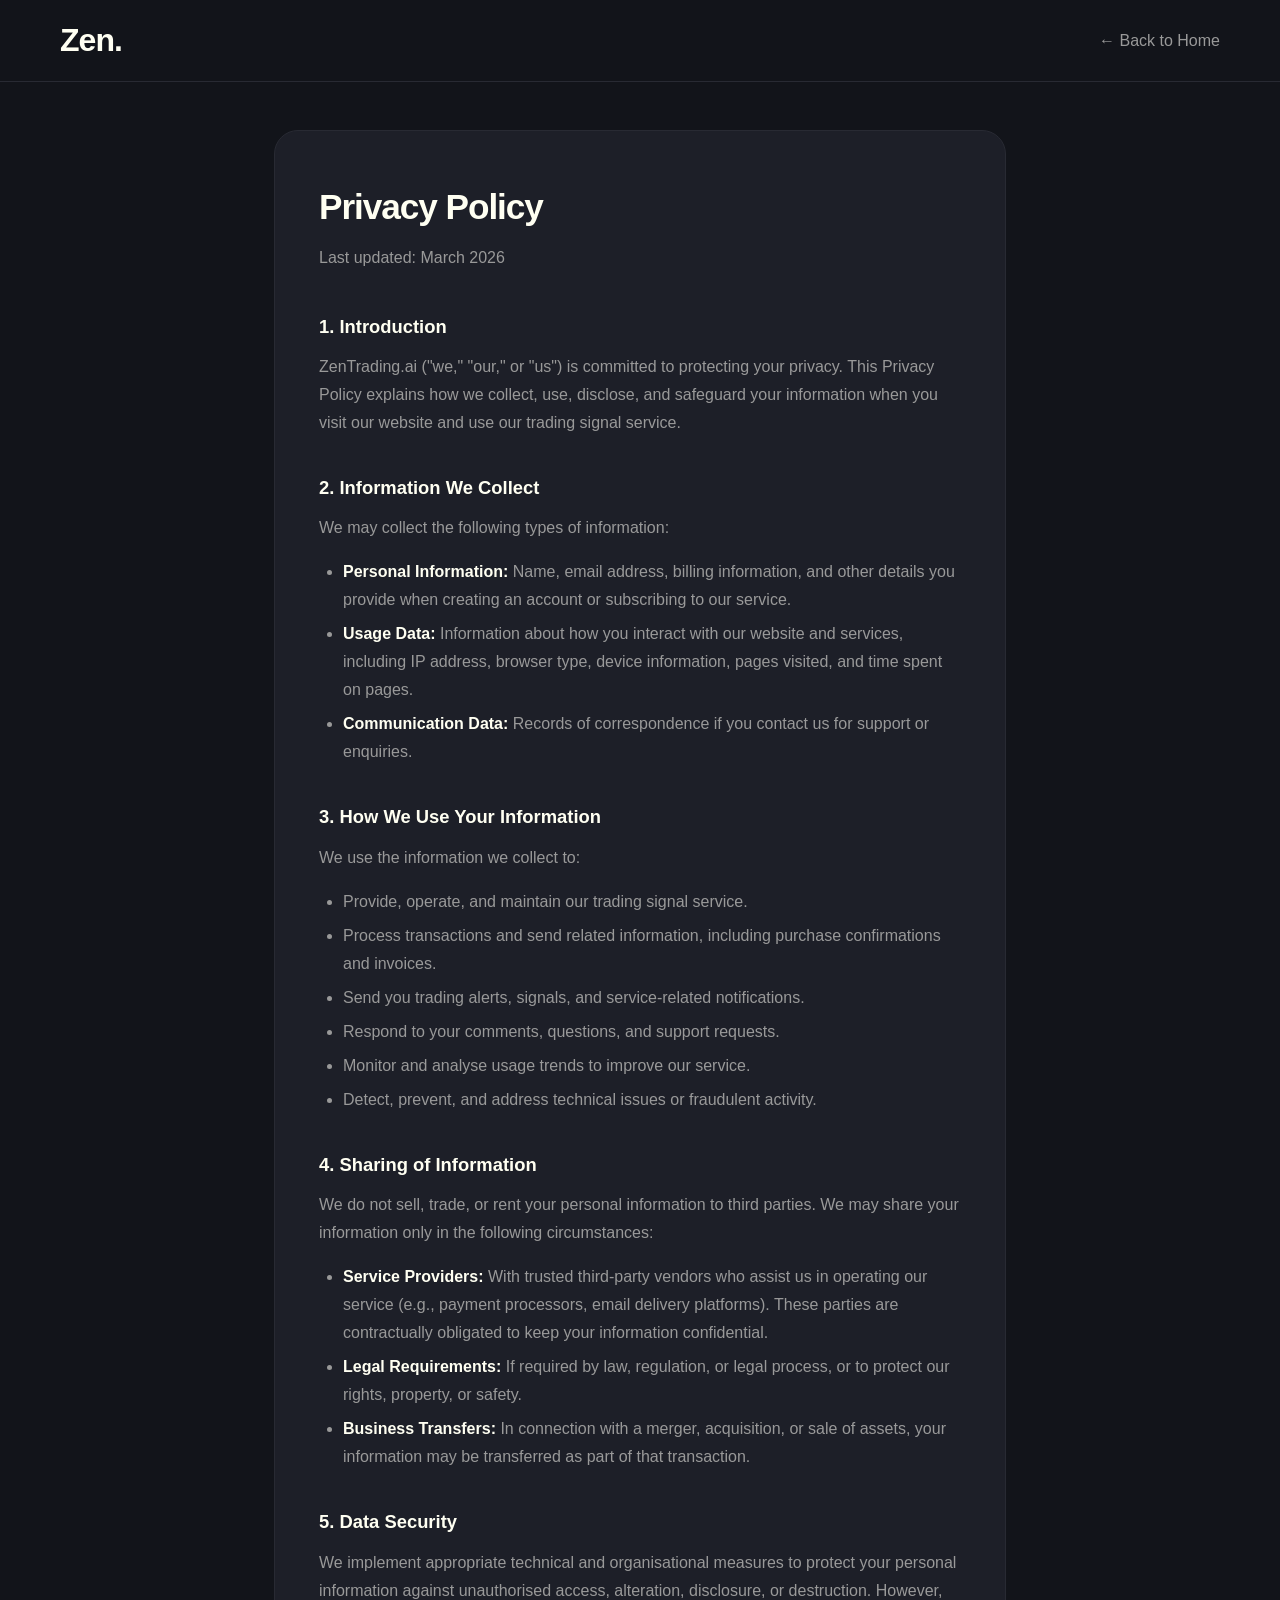
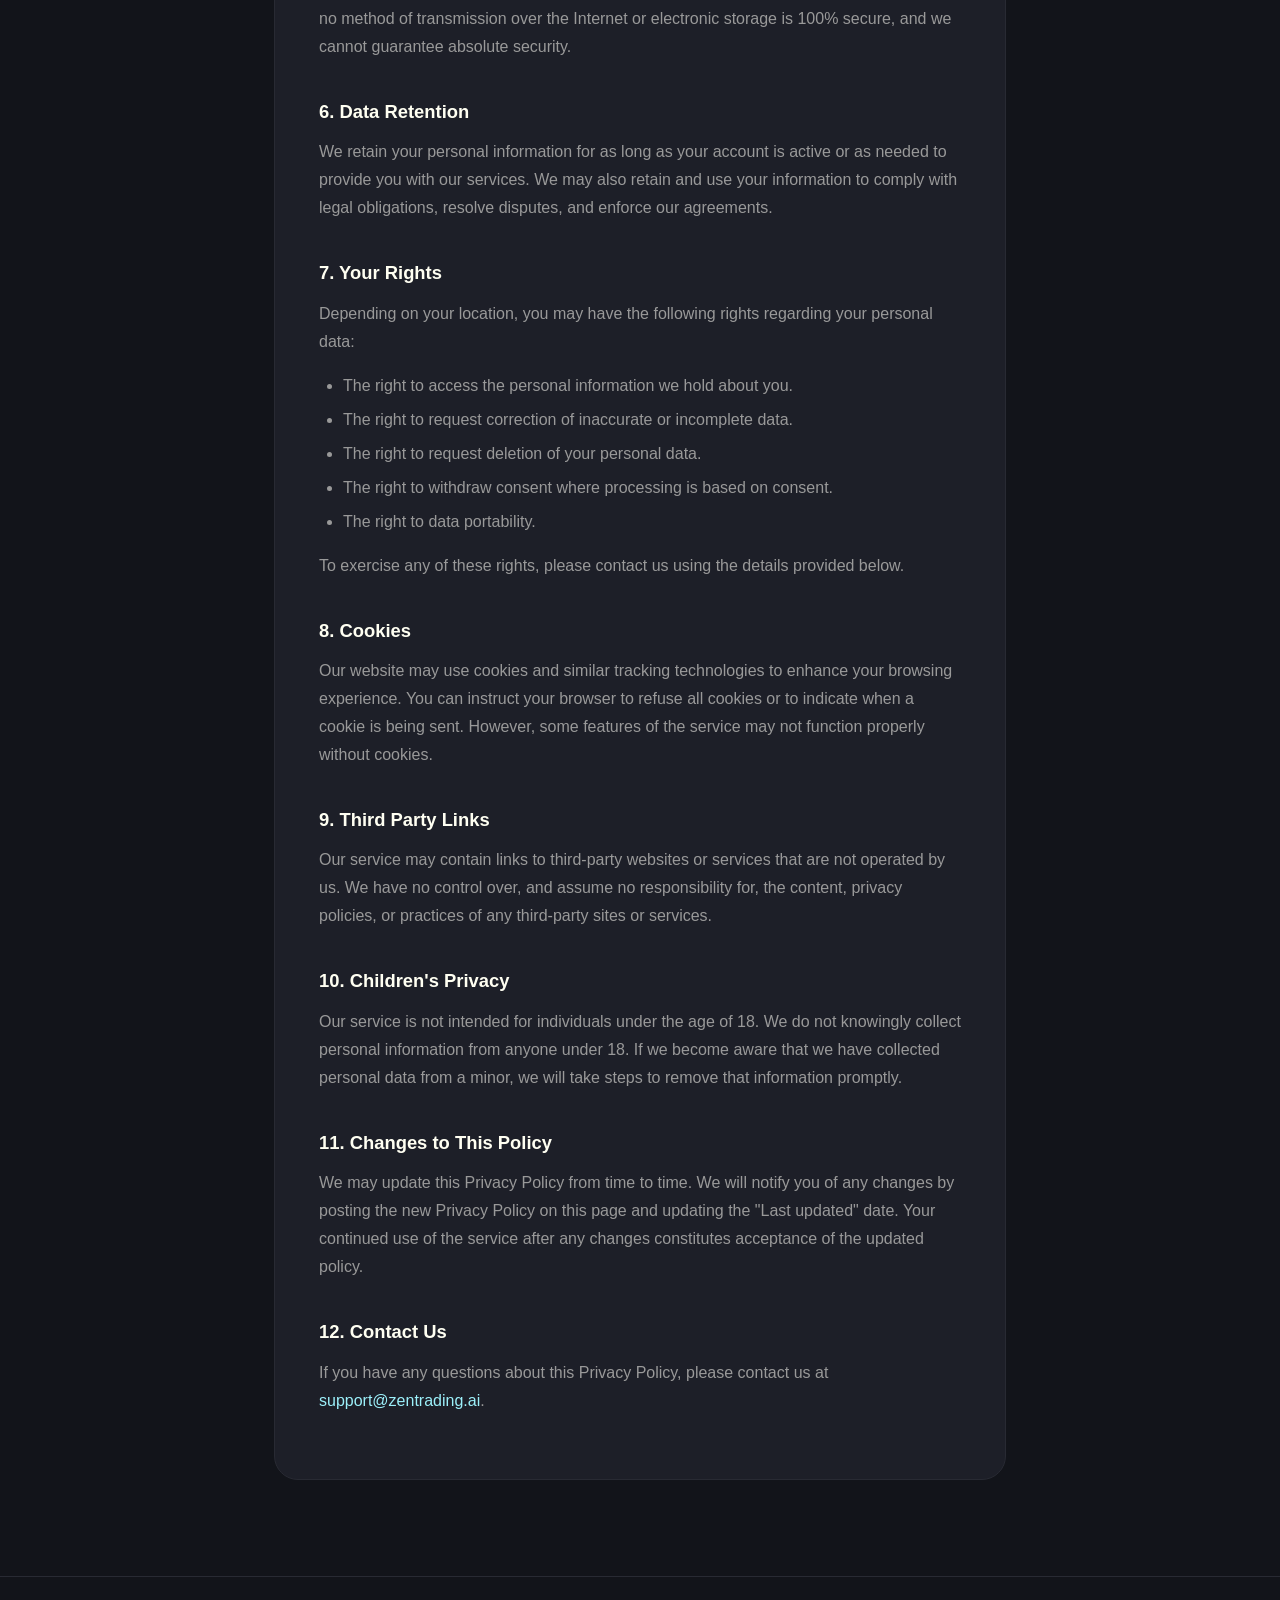
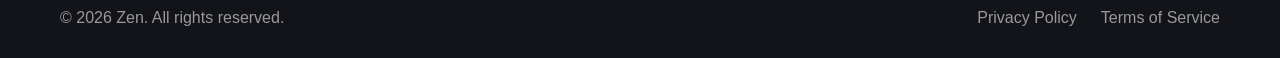
<file: privacy-policy.html>
<!DOCTYPE html>
<html lang="en">
<head>
<meta charset="UTF-8">
<meta name="viewport" content="width=device-width, initial-scale=1.0">
<title>Privacy Policy | Zen.</title>
<link rel="icon" href="assets/favicon.ico" sizes="any">
<link rel="icon" type="image/png" sizes="32x32" href="assets/favicon-32x32.png">
<link rel="icon" type="image/png" sizes="16x16" href="assets/favicon-16x16.png">
<link rel="apple-touch-icon" sizes="180x180" href="assets/apple-touch-icon.png">
<link rel="apple-touch-icon" sizes="167x167" href="assets/apple-touch-icon-167x167.png">
<link rel="apple-touch-icon" sizes="152x152" href="assets/apple-touch-icon-152x152.png">
<link rel="apple-touch-icon" sizes="120x120" href="assets/apple-touch-icon-120x120.png">
<link rel="manifest" href="site.webmanifest">
<meta name="apple-mobile-web-app-title" content="Zen.">
<meta name="application-name" content="Zen.">
<meta name="apple-mobile-web-app-capable" content="yes">
<meta name="mobile-web-app-capable" content="yes">
<meta name="apple-mobile-web-app-status-bar-style" content="black-translucent">
<meta name="theme-color" content="#12141A">
<link rel="stylesheet" href="styles.css">
</head>
<body>

<nav class="nav-static">
  <a href="/" class="logo">Zen.</a>
  <a href="/" class="back-link">← Back to Home</a>
</nav>

<main class="content-wrapper">
  <div class="content-card">
    <h1>Privacy Policy</h1>
    <p class="last-updated">Last updated: March 2026</p>

    <h2>1. Introduction</h2>
    <p>ZenTrading.ai ("we," "our," or "us") is committed to protecting your privacy. This Privacy Policy explains how we collect, use, disclose, and safeguard your information when you visit our website and use our trading signal service.</p>

    <h2>2. Information We Collect</h2>
    <p>We may collect the following types of information:</p>
    <ul>
      <li><strong>Personal Information:</strong> Name, email address, billing information, and other details you provide when creating an account or subscribing to our service.</li>
      <li><strong>Usage Data:</strong> Information about how you interact with our website and services, including IP address, browser type, device information, pages visited, and time spent on pages.</li>
      <li><strong>Communication Data:</strong> Records of correspondence if you contact us for support or enquiries.</li>
    </ul>

    <h2>3. How We Use Your Information</h2>
    <p>We use the information we collect to:</p>
    <ul>
      <li>Provide, operate, and maintain our trading signal service.</li>
      <li>Process transactions and send related information, including purchase confirmations and invoices.</li>
      <li>Send you trading alerts, signals, and service-related notifications.</li>
      <li>Respond to your comments, questions, and support requests.</li>
      <li>Monitor and analyse usage trends to improve our service.</li>
      <li>Detect, prevent, and address technical issues or fraudulent activity.</li>
    </ul>

    <h2>4. Sharing of Information</h2>
    <p>We do not sell, trade, or rent your personal information to third parties. We may share your information only in the following circumstances:</p>
    <ul>
      <li><strong>Service Providers:</strong> With trusted third-party vendors who assist us in operating our service (e.g., payment processors, email delivery platforms). These parties are contractually obligated to keep your information confidential.</li>
      <li><strong>Legal Requirements:</strong> If required by law, regulation, or legal process, or to protect our rights, property, or safety.</li>
      <li><strong>Business Transfers:</strong> In connection with a merger, acquisition, or sale of assets, your information may be transferred as part of that transaction.</li>
    </ul>

    <h2>5. Data Security</h2>
    <p>We implement appropriate technical and organisational measures to protect your personal information against unauthorised access, alteration, disclosure, or destruction. However, no method of transmission over the Internet or electronic storage is 100% secure, and we cannot guarantee absolute security.</p>

    <h2>6. Data Retention</h2>
    <p>We retain your personal information for as long as your account is active or as needed to provide you with our services. We may also retain and use your information to comply with legal obligations, resolve disputes, and enforce our agreements.</p>

    <h2>7. Your Rights</h2>
    <p>Depending on your location, you may have the following rights regarding your personal data:</p>
    <ul>
      <li>The right to access the personal information we hold about you.</li>
      <li>The right to request correction of inaccurate or incomplete data.</li>
      <li>The right to request deletion of your personal data.</li>
      <li>The right to withdraw consent where processing is based on consent.</li>
      <li>The right to data portability.</li>
    </ul>
    <p>To exercise any of these rights, please contact us using the details provided below.</p>

    <h2>8. Cookies</h2>
    <p>Our website may use cookies and similar tracking technologies to enhance your browsing experience. You can instruct your browser to refuse all cookies or to indicate when a cookie is being sent. However, some features of the service may not function properly without cookies.</p>

    <h2>9. Third Party Links</h2>
    <p>Our service may contain links to third-party websites or services that are not operated by us. We have no control over, and assume no responsibility for, the content, privacy policies, or practices of any third-party sites or services.</p>

    <h2>10. Children's Privacy</h2>
    <p>Our service is not intended for individuals under the age of 18. We do not knowingly collect personal information from anyone under 18. If we become aware that we have collected personal data from a minor, we will take steps to remove that information promptly.</p>

    <h2>11. Changes to This Policy</h2>
    <p>We may update this Privacy Policy from time to time. We will notify you of any changes by posting the new Privacy Policy on this page and updating the "Last updated" date. Your continued use of the service after any changes constitutes acceptance of the updated policy.</p>

    <h2>12. Contact Us</h2>
    <p>If you have any questions about this Privacy Policy, please contact us at <a href="mailto:support@zentrading.ai">support@zentrading.ai</a>.</p>
  </div>
</main>

<footer class="footer">
  <div class="footer-inner">
    <div class="footer-text">© 2026 Zen. All rights reserved.</div>
    <div class="footer-links">
      <a href="/privacy-policy">Privacy Policy</a>
      <a href="/terms-of-service">Terms of Service</a>
    </div>
  </div>
</footer>

</body>
</html>
</file>
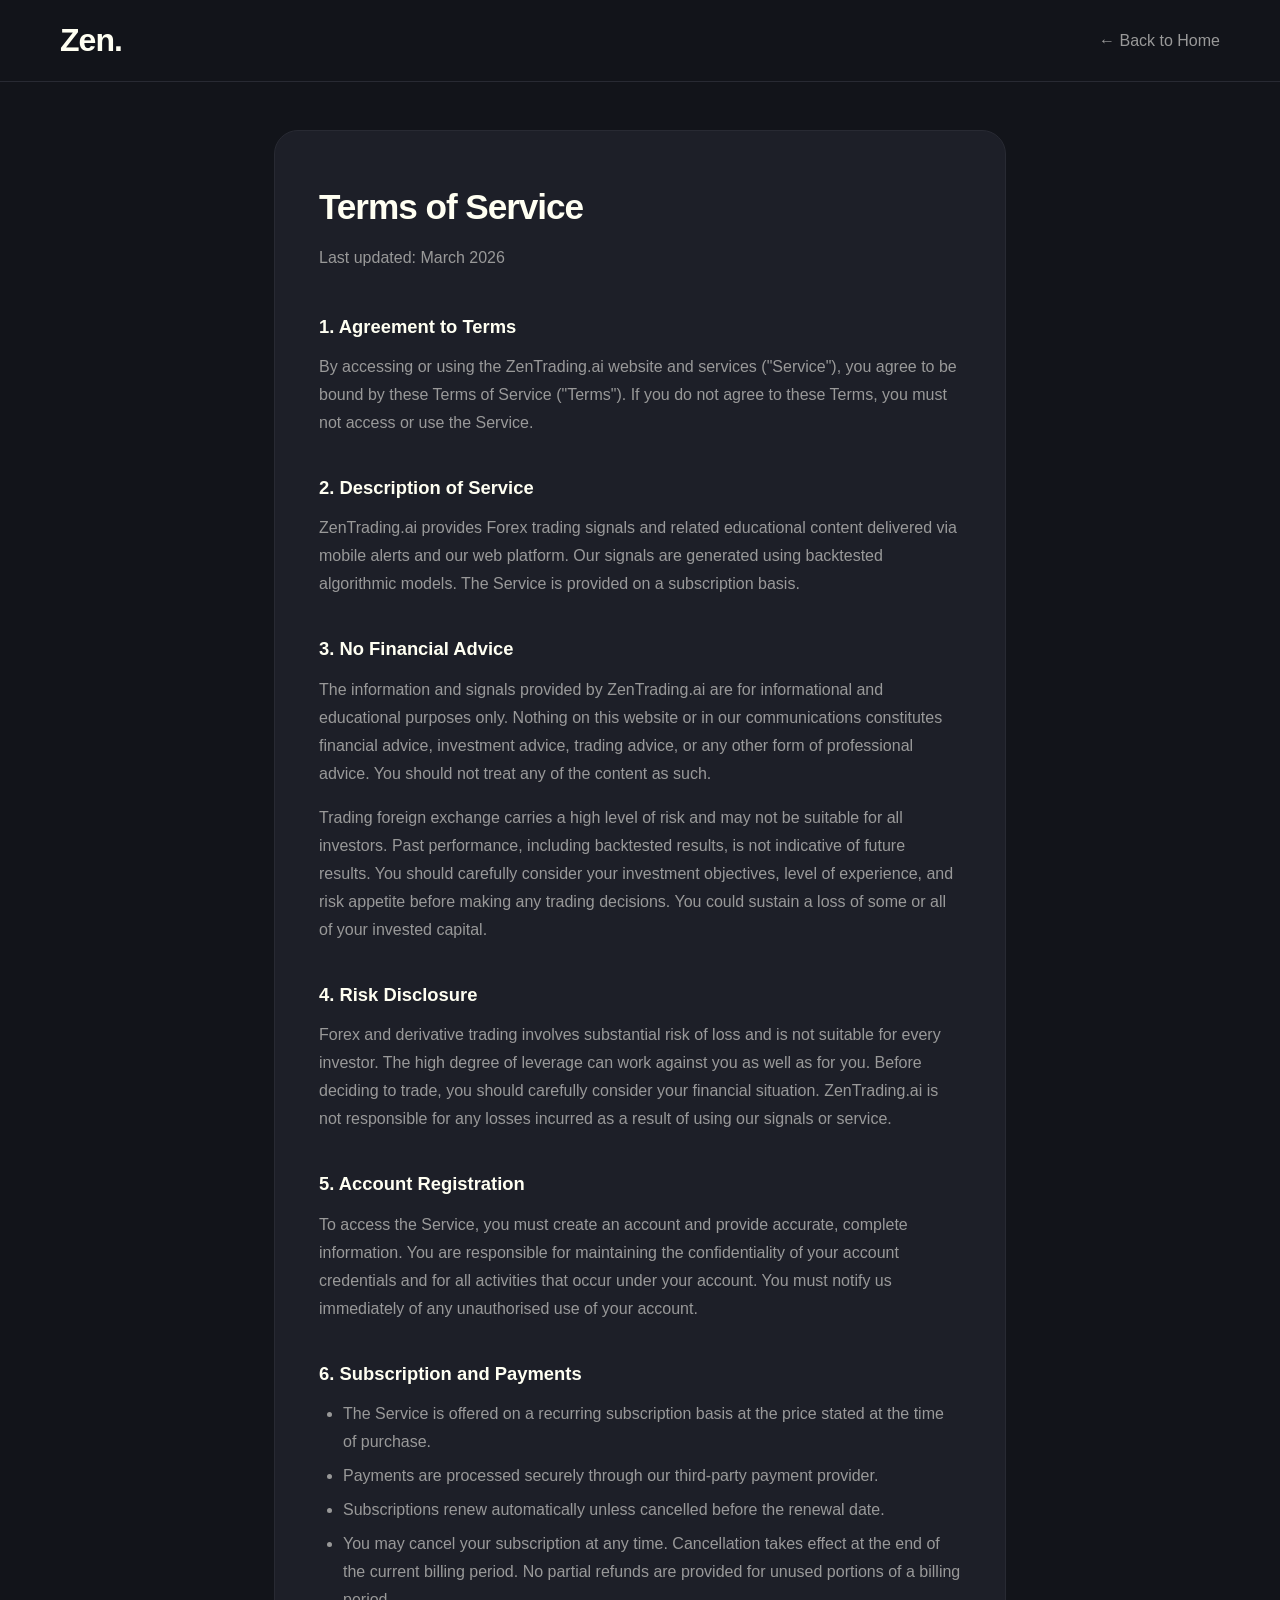
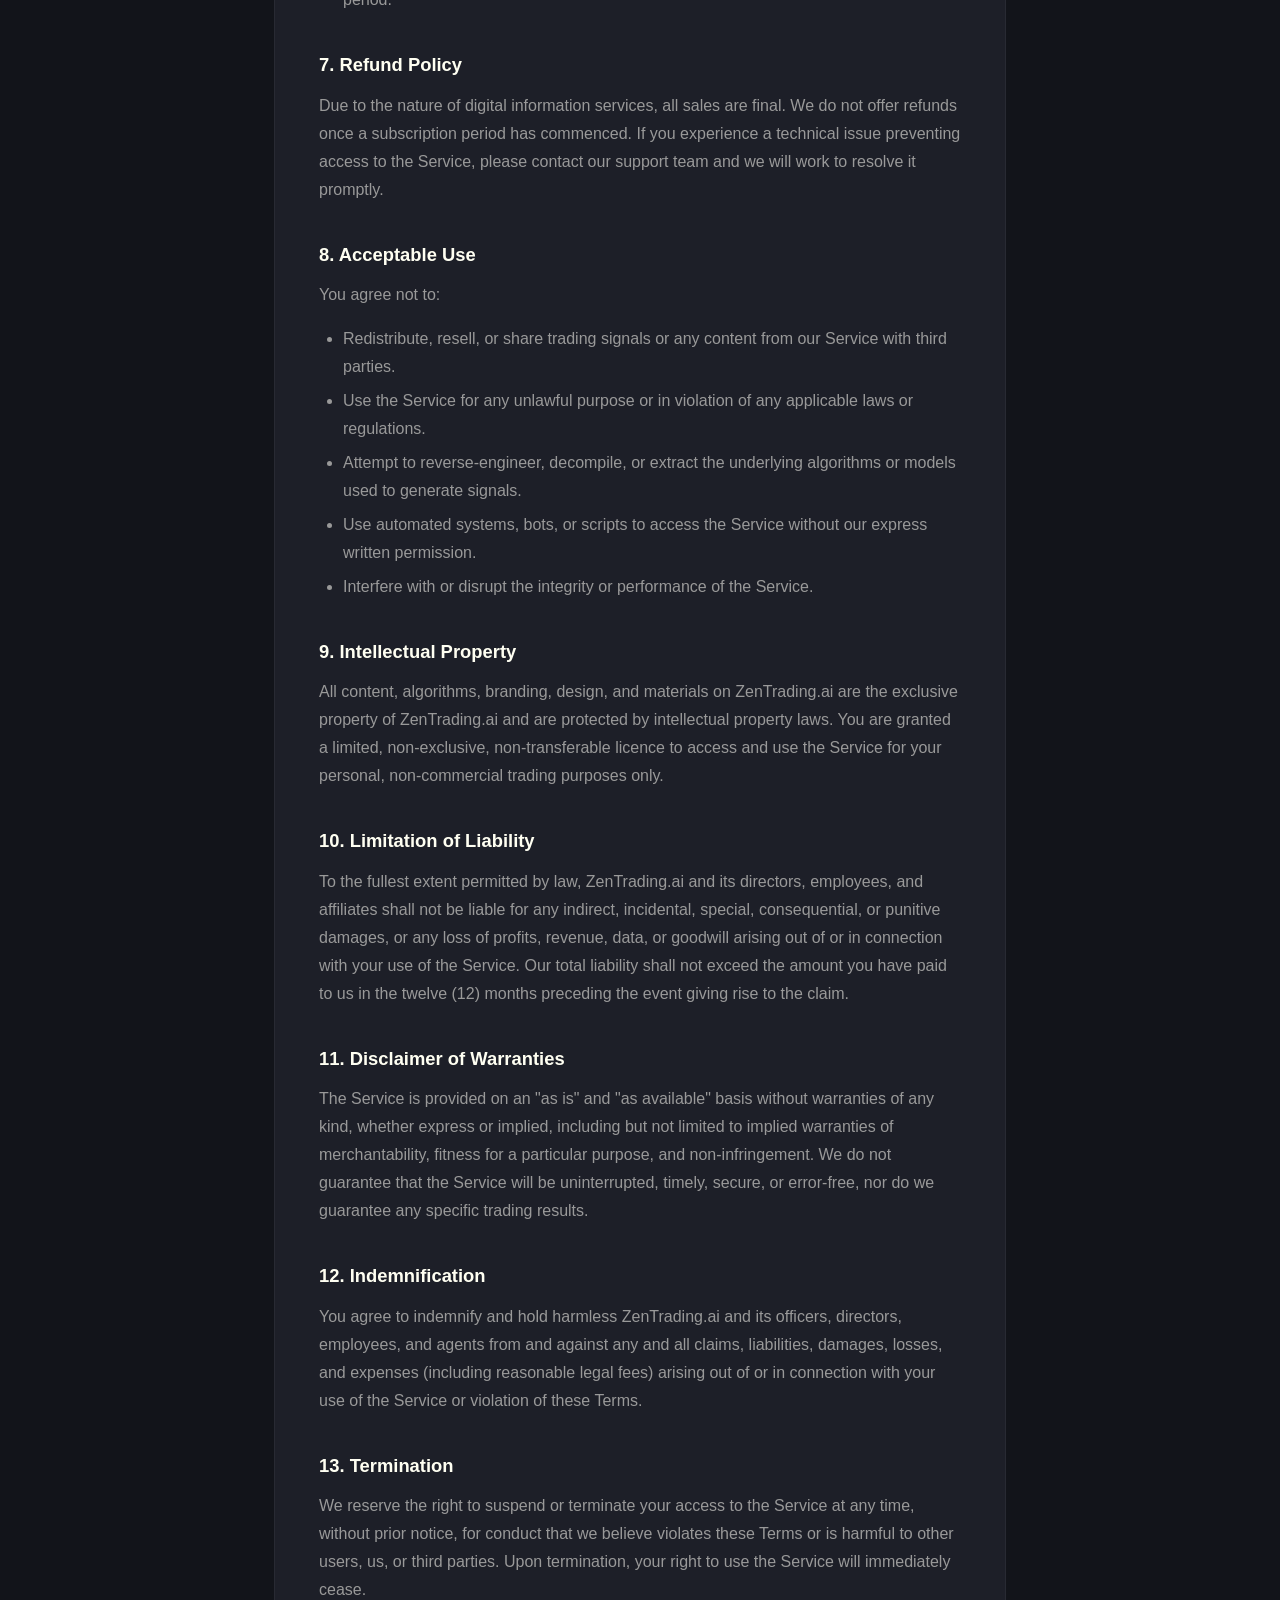
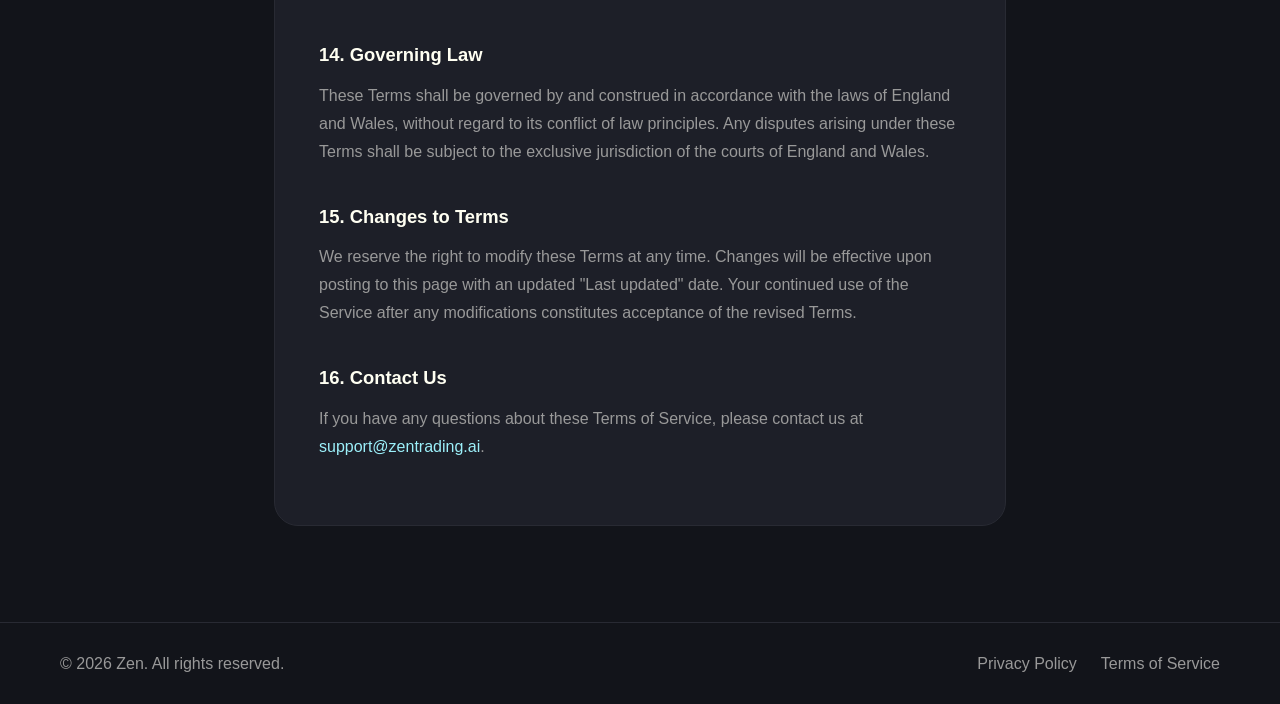
<file: terms-of-service.html>
<!DOCTYPE html>
<html lang="en">
<head>
<meta charset="UTF-8">
<meta name="viewport" content="width=device-width, initial-scale=1.0">
<title>Terms of Service | Zen.</title>
<link rel="icon" href="assets/favicon.ico" sizes="any">
<link rel="icon" type="image/png" sizes="32x32" href="assets/favicon-32x32.png">
<link rel="icon" type="image/png" sizes="16x16" href="assets/favicon-16x16.png">
<link rel="apple-touch-icon" sizes="180x180" href="assets/apple-touch-icon.png">
<link rel="apple-touch-icon" sizes="167x167" href="assets/apple-touch-icon-167x167.png">
<link rel="apple-touch-icon" sizes="152x152" href="assets/apple-touch-icon-152x152.png">
<link rel="apple-touch-icon" sizes="120x120" href="assets/apple-touch-icon-120x120.png">
<link rel="manifest" href="site.webmanifest">
<meta name="apple-mobile-web-app-title" content="Zen.">
<meta name="application-name" content="Zen.">
<meta name="apple-mobile-web-app-capable" content="yes">
<meta name="mobile-web-app-capable" content="yes">
<meta name="apple-mobile-web-app-status-bar-style" content="black-translucent">
<meta name="theme-color" content="#12141A">
<link rel="stylesheet" href="styles.css">
</head>
<body>

<nav class="nav-static">
  <a href="/" class="logo">Zen.</a>
  <a href="/" class="back-link">← Back to Home</a>
</nav>

<main class="content-wrapper">
  <div class="content-card">
    <h1>Terms of Service</h1>
    <p class="last-updated">Last updated: March 2026</p>

    <h2>1. Agreement to Terms</h2>
    <p>By accessing or using the ZenTrading.ai website and services ("Service"), you agree to be bound by these Terms of Service ("Terms"). If you do not agree to these Terms, you must not access or use the Service.</p>

    <h2>2. Description of Service</h2>
    <p>ZenTrading.ai provides Forex trading signals and related educational content delivered via mobile alerts and our web platform. Our signals are generated using backtested algorithmic models. The Service is provided on a subscription basis.</p>

    <h2>3. No Financial Advice</h2>
    <p>The information and signals provided by ZenTrading.ai are for informational and educational purposes only. Nothing on this website or in our communications constitutes financial advice, investment advice, trading advice, or any other form of professional advice. You should not treat any of the content as such.</p>
    <p>Trading foreign exchange carries a high level of risk and may not be suitable for all investors. Past performance, including backtested results, is not indicative of future results. You should carefully consider your investment objectives, level of experience, and risk appetite before making any trading decisions. You could sustain a loss of some or all of your invested capital.</p>

    <h2>4. Risk Disclosure</h2>
    <p>Forex and derivative trading involves substantial risk of loss and is not suitable for every investor. The high degree of leverage can work against you as well as for you. Before deciding to trade, you should carefully consider your financial situation. ZenTrading.ai is not responsible for any losses incurred as a result of using our signals or service.</p>

    <h2>5. Account Registration</h2>
    <p>To access the Service, you must create an account and provide accurate, complete information. You are responsible for maintaining the confidentiality of your account credentials and for all activities that occur under your account. You must notify us immediately of any unauthorised use of your account.</p>

    <h2>6. Subscription and Payments</h2>
    <ul>
      <li>The Service is offered on a recurring subscription basis at the price stated at the time of purchase.</li>
      <li>Payments are processed securely through our third-party payment provider.</li>
      <li>Subscriptions renew automatically unless cancelled before the renewal date.</li>
      <li>You may cancel your subscription at any time. Cancellation takes effect at the end of the current billing period. No partial refunds are provided for unused portions of a billing period.</li>
    </ul>

    <h2>7. Refund Policy</h2>
    <p>Due to the nature of digital information services, all sales are final. We do not offer refunds once a subscription period has commenced. If you experience a technical issue preventing access to the Service, please contact our support team and we will work to resolve it promptly.</p>

    <h2>8. Acceptable Use</h2>
    <p>You agree not to:</p>
    <ul>
      <li>Redistribute, resell, or share trading signals or any content from our Service with third parties.</li>
      <li>Use the Service for any unlawful purpose or in violation of any applicable laws or regulations.</li>
      <li>Attempt to reverse-engineer, decompile, or extract the underlying algorithms or models used to generate signals.</li>
      <li>Use automated systems, bots, or scripts to access the Service without our express written permission.</li>
      <li>Interfere with or disrupt the integrity or performance of the Service.</li>
    </ul>

    <h2>9. Intellectual Property</h2>
    <p>All content, algorithms, branding, design, and materials on ZenTrading.ai are the exclusive property of ZenTrading.ai and are protected by intellectual property laws. You are granted a limited, non-exclusive, non-transferable licence to access and use the Service for your personal, non-commercial trading purposes only.</p>

    <h2>10. Limitation of Liability</h2>
    <p>To the fullest extent permitted by law, ZenTrading.ai and its directors, employees, and affiliates shall not be liable for any indirect, incidental, special, consequential, or punitive damages, or any loss of profits, revenue, data, or goodwill arising out of or in connection with your use of the Service. Our total liability shall not exceed the amount you have paid to us in the twelve (12) months preceding the event giving rise to the claim.</p>

    <h2>11. Disclaimer of Warranties</h2>
    <p>The Service is provided on an "as is" and "as available" basis without warranties of any kind, whether express or implied, including but not limited to implied warranties of merchantability, fitness for a particular purpose, and non-infringement. We do not guarantee that the Service will be uninterrupted, timely, secure, or error-free, nor do we guarantee any specific trading results.</p>

    <h2>12. Indemnification</h2>
    <p>You agree to indemnify and hold harmless ZenTrading.ai and its officers, directors, employees, and agents from and against any and all claims, liabilities, damages, losses, and expenses (including reasonable legal fees) arising out of or in connection with your use of the Service or violation of these Terms.</p>

    <h2>13. Termination</h2>
    <p>We reserve the right to suspend or terminate your access to the Service at any time, without prior notice, for conduct that we believe violates these Terms or is harmful to other users, us, or third parties. Upon termination, your right to use the Service will immediately cease.</p>

    <h2>14. Governing Law</h2>
    <p>These Terms shall be governed by and construed in accordance with the laws of England and Wales, without regard to its conflict of law principles. Any disputes arising under these Terms shall be subject to the exclusive jurisdiction of the courts of England and Wales.</p>

    <h2>15. Changes to Terms</h2>
    <p>We reserve the right to modify these Terms at any time. Changes will be effective upon posting to this page with an updated "Last updated" date. Your continued use of the Service after any modifications constitutes acceptance of the revised Terms.</p>

    <h2>16. Contact Us</h2>
    <p>If you have any questions about these Terms of Service, please contact us at <a href="mailto:support@zentrading.ai">support@zentrading.ai</a>.</p>
  </div>
</main>

<footer class="footer">
  <div class="footer-inner">
    <div class="footer-text">© 2026 Zen. All rights reserved.</div>
    <div class="footer-links">
      <a href="/privacy-policy">Privacy Policy</a>
      <a href="/terms-of-service">Terms of Service</a>
    </div>
  </div>
</footer>

</body>
</html>
</file>
<file: styles.css>
/* ═══════════════════════════════════════════
   Zen — Shared Styles (dark theme)
═══════════════════════════════════════════ */
:root {
  --white: #FFFFF2;
  --bg: #12141A;
  --bg-card: #1D1F28;
  --bg-card-alt: #181A22;
  --border: #282A33;
  --border-hover: #3a3d4a;
  --text: #FFFFF2;
  --text-dim: #999999;
  --text-muted: #999999;
  --blue: #9CF0FA;
  --blue-light: rgba(156,240,250,0.08);
  --blue-border: rgba(156,240,250,0.25);
  --coral: #FF6D46;
  --coral-light: rgba(255,109,70,0.08);
  --font: -apple-system, BlinkMacSystemFont, 'Segoe UI', Roboto, sans-serif;
  --ease: cubic-bezier(0.16, 1, 0.3, 1);
  --gap: 30px;
  --radius: 16px;
}
*, *::before, *::after {
  margin: 0;
  padding: 0;
  box-sizing: border-box;
}
html {
  scroll-behavior: smooth;
  -webkit-font-smoothing: antialiased;
  -moz-osx-font-smoothing: grayscale;
  color-scheme: dark;
}
body {
  font-family: var(--font);
  background: var(--bg);
  color: var(--text);
  overflow-x: hidden;
  line-height: 1.6;
  min-height: 100vh;
}
a {
  text-decoration: none;
  color: inherit;
}
.container {
  max-width: 1200px;
  margin: 0 auto;
  padding: 0 24px;
}

/* ═══════════════════════════════════════════
   REVEAL ANIMATIONS
═══════════════════════════════════════════ */
.reveal {
  opacity: 0;
  transform: translateY(24px);
  transition: opacity 0.7s var(--ease), transform 0.7s var(--ease);
}
.reveal.visible {
  opacity: 1;
  transform: translateY(0);
}
.reveal-delay-1 {
  transition-delay: 0.1s;
}
.reveal-delay-2 {
  transition-delay: 0.15s;
}
.reveal-delay-3 {
  transition-delay: 0.2s;
}
.reveal-delay-4 {
  transition-delay: 0.25s;
}

/* ═══════════════════════════════════════════
   NAVIGATION
═══════════════════════════════════════════ */
body:has(.nav) {
  padding-top: 65px;
}
.nav {
  position: fixed;
  top: 0;
  left: 0;
  right: 0;
  padding: 18px 25px;
  z-index: 200;
  background: rgba(18,20,26,0.92);
  backdrop-filter: blur(20px);
  box-shadow: 0 1px 8px rgba(0,0,0,0.35);
  display: flex;
  align-items: center;
  justify-content: space-between;
}
.nav.scrolled {
  background: rgba(18,20,26,0.92);
  backdrop-filter: blur(20px);
  border-bottom-color: var(--border);
  box-shadow: 0 1px 8px rgba(0,0,0,0.35);
}
.nav-static {
  position: static;
  padding: 15px 60px;
  border-bottom: 1px solid var(--border);
  display: flex;
  align-items: center;
  justify-content: space-between;
  background: var(--bg);
}
.logo {
  font-weight: 800;
  font-size: 2rem;
  letter-spacing: -0.03em;
  color: var(--text);
}
.logo .logo-dot {
  color: var(--blue);
}
.nav-cta {
  display: inline-flex;
  align-items: center;
  padding: 10px 24px;
  background: transparent;
  color: var(--blue);
  font-family: var(--font);
  font-weight: 900;
  font-size: 20px;
  border-radius: 100px;
  border: 2px solid var(--blue);
  cursor: pointer;
  transition: transform 0.2s var(--ease), background 0.3s;
}
.nav-cta:hover {
  transform: translateY(-1px);
  background: var(--blue-light);
}
.back-link {
  font-size: 16px;
  color: var(--text-muted);
  font-weight: 500;
  transition: color 0.2s;
}
.back-link:hover {
  color: var(--text);
}

/* ═══════════════════════════════════════════
   HERO
═══════════════════════════════════════════ */
.hero {
  min-height: 72vh;
  display: flex;
  align-items: center;
  position: relative;
  background:
  linear-gradient(160deg, rgba(18,20,26,0.92) 40%, rgba(18,20,26,0.88) 100%),
  radial-gradient(ellipse 100% 80% at 80% 40%, rgba(156,240,250,0.08), transparent 70%);
  padding: 80px 0 60px;
}
.hero-eyebrow {
  display: inline-flex;
  align-items: center;
  gap: 10px;
  padding: 6px 16px 6px 14px;
  background: var(--blue-light);
  border: 1px solid var(--blue-border);
  border-radius: 100px;
  font-size: 13px;
  color: var(--blue);
  margin-bottom: 28px;
  font-weight: 500;
  letter-spacing: 0.06em;
  text-transform: uppercase;
}
.eyebrow-dot {
  width: 7px;
  height: 7px;
  background: var(--blue);
  border-radius: 50%;
  animation: pulse-dot 2s ease infinite;
}
.hero-placeholder-bg {
  position: absolute;
  inset: 0;
  z-index: 0;
  background:
  radial-gradient(ellipse 80% 50% at 70% 40%, rgba(156,240,250,0.07), transparent 70%),
  radial-gradient(ellipse 60% 60% at 30% 60%, rgba(9,251,157,0.04), transparent 70%);
}
.hero .container {
  position: relative;
  z-index: 1;
}
.hero-content {
  max-width: 680px;
}
.hero-tag {
  display: inline-flex;
  align-items: center;
  gap: 8px;
  padding: 6px 16px 6px 10px;
  background: var(--blue-light);
  border: 1px solid var(--blue-border);
  border-radius: 100px;
  font-size: 16px;
  color: var(--blue);
  margin-bottom: var(--gap);
  font-weight: 500;
}
.hero-tag-dot {
  width: 8px;
  height: 8px;
  background: var(--blue);
  border-radius: 50%;
  animation: pulse-dot 2s ease infinite;
}
@keyframes pulse-dot {
  0%, 100% {
    opacity: 1;
  }
  50% {
    opacity: 0.4;
  }
}
.hero h1 {
  font-size: clamp(2.2rem, 4.5vw, 3.5rem);
  font-weight: 800;
  line-height: 1.12;
  letter-spacing: -0.035em;
  margin-bottom: 24px;
  text-transform: none;
  color: var(--text);
}
.hero h1 em {
  font-style: normal;
  color: var(--blue);
}
.hero h1 .accent {
  color: var(--blue);
}
.hero-sub {
  font-size: 1.1rem;
  color: var(--text-dim);
  line-height: 1.7;
  max-width: 560px;
  margin: 0 0 var(--gap);
  font-weight: 400;
}
.hero-actions {
  display: flex;
  gap: 15px;
  flex-wrap: wrap;
  margin-bottom: var(--gap);
}

/* ═══════════════════════════════════════════
   BUTTONS
═══════════════════════════════════════════ */
.btn-primary {
  display: inline-flex;
  align-items: center;
  padding: 14px 32px;
  background: transparent;
  color: var(--blue);
  font-family: var(--font);
  font-weight: 900;
  font-size: 20px;
  border: 2px solid var(--blue);
  border-radius: 15px;
  cursor: pointer;
  transition: transform 0.2s var(--ease), background 0.3s;
}
.btn-primary:hover {
  transform: translateY(-2px);
  background: var(--blue-light);
}
.btn-ghost {
  display: inline-flex;
  align-items: center;
  padding: 14px 32px;
  background: transparent;
  color: var(--text-dim);
  font-family: var(--font);
  font-weight: 900;
  font-size: 20px;
  border: 2px solid var(--border);
  border-radius: 15px;
  cursor: pointer;
  transition: background 0.3s, border-color 0.3s, transform 0.2s var(--ease);
}
.btn-ghost:hover {
  border-color: var(--blue);
  color: var(--blue);
  background: var(--blue-light);
  transform: translateY(-2px);
}
.btn-cta {
  display: inline-flex;
  align-items: center;
  gap: 8px;
  width: 100%;
  padding: 16px 30px;
  background: transparent;
  color: var(--blue);
  font-family: var(--font);
  font-weight: 900;
  font-size: 20px;
  border: 2px solid var(--blue);
  border-radius: 15px;
  cursor: pointer;
  transition: transform 0.3s var(--ease), background 0.3s;
}
.btn-cta:hover {
  transform: translateY(-3px);
  background: var(--blue-light);
}

/* ═══════════════════════════════════════════
   HERO PROOF
═══════════════════════════════════════════ */
.hero-proof {
  display: flex;
  align-items: center;
  gap: 32px;
  flex-wrap: wrap;
  padding: 28px 0 0;
  margin-top: 36px;
  border-top: 1px solid var(--border);
}
.proof-item {
  display: flex;
  flex-direction: column;
}
.proof-number {
  font-size: 1.5rem;
  font-weight: 800;
  letter-spacing: -0.03em;
  color: var(--blue);
}
.proof-label {
  font-size: 16px;
  color: var(--text-muted);
  letter-spacing: 0.04em;
  text-transform: uppercase;
  margin-top: 2px;
  font-weight: 500;
}
.proof-divider {
  width: 1px;
  height: 36px;
  background: var(--border);
}

/* ═══════════════════════════════════════════
   SECTIONS
═══════════════════════════════════════════ */
.section {
  padding: 72px 0;
  position: relative;
}
.section-label {
  font-size: 16px;
  letter-spacing: 0.1em;
  text-transform: uppercase;
  color: var(--blue);
  margin-bottom: var(--gap);
  font-weight: 600;
}
.section-title {
  font-size: clamp(1.8rem, 4vw, 2.8rem);
  font-weight: 800;
  line-height: 1.15;
  letter-spacing: -0.03em;
  margin-bottom: var(--gap);
  text-transform: none;
  color: var(--text);
}
.section-head {
  text-align: center;
}
.section-head .section-label {
  display: block;
  text-align: center;
}
.section-head .section-title {
  text-align: center;
  margin-bottom: 14px;
}
.section-head .section-sub {
  margin: 0 auto;
  text-align: center;
}
.section-head-about {
  margin-bottom: 28px;
}
.section-head-about .section-title {
  margin-bottom: 16px;
}
.section-head-sm {
  max-width: 720px;
  margin: 0 auto;
}
.section-head-sm .section-title {
  margin-bottom: 12px;
}
.section-head-md {
  max-width: 740px;
  margin: 0 auto;
}
.section-head-lg {
  max-width: 760px;
  margin: 0 auto;
}
.section-head-xl {
  max-width: 780px;
  margin: 0 auto 12px;
}
.section-head-xl .section-sub {
  max-width: 680px;
}
.partners-heading {
  text-align: center;
}
.partners-heading .section-label {
  display: block;
  text-align: center;
  margin-bottom: 10px;
}
.partners-heading .section-title {
  text-align: center;
  margin-bottom: 14px;
  font-size: clamp(1.6rem, 3vw, 2.2rem);
}
.section-sub {
  font-size: 16px;
  color: var(--text-dim);
  max-width: 560px;
  line-height: 1.65;
  font-weight: 400;
}

/* ═══════════════════════════════════════════
   PROBLEM CARDS
═══════════════════════════════════════════ */
.problem-grid {
  display: grid;
  grid-template-columns: repeat(3, 1fr);
  gap: 20px;
  margin-top: var(--gap);
}
.problem-card {
  background: var(--bg-card);
  border: 1px solid var(--border);
  border-radius: var(--radius);
  padding: 28px 24px;
  transition: border-color 0.3s, transform 0.3s var(--ease), box-shadow 0.3s;
}
.problem-card:hover {
  border-color: var(--border-hover);
  transform: translateY(-3px);
  box-shadow: 0 8px 24px rgba(0,0,0,0.35);
}
.problem-icon {
  width: 44px;
  height: 44px;
  border-radius: 12px;
  background: var(--coral-light);
  border: 1px solid rgba(255,109,70,0.12);
  display: flex;
  align-items: center;
  justify-content: center;
  font-size: 20px;
  margin-bottom: var(--gap);
}
.problem-card h3 {
  font-size: 1.1rem;
  font-weight: 700;
  margin-bottom: 16px;
  color: var(--text);
}
.problem-card p {
  color: var(--text-dim);
  font-size: 16px;
  line-height: 1.6;
  font-weight: 400;
}

/* ═══════════════════════════════════════════
   CONVICTION / DATA
═══════════════════════════════════════════ */
.conviction {
  background: var(--bg-card);
  border-top: 1px solid var(--border);
  border-bottom: 1px solid var(--border);
}
.conviction-inner {
  display: grid;
  grid-template-columns: 1fr 1fr;
  gap: 48px;
  align-items: center;
}
.metrics-grid {
  display: grid;
  grid-template-columns: repeat(3, 1fr);
  gap: 15px;
}
.metric-card {
  background: var(--bg-card-alt);
  border: 1px solid var(--border);
  border-radius: var(--radius);
  padding: 24px 18px;
  text-align: center;
  transition: border-color 0.3s, transform 0.3s var(--ease);
}
.metric-card:hover {
  border-color: var(--blue);
  transform: scale(1.02);
}
.metric-card.featured {
  background: var(--bg);
  border-color: var(--blue-border);
}
.metric-value {
  font-size: 2.2rem;
  font-weight: 800;
  letter-spacing: -0.04em;
  line-height: 1;
  margin-bottom: 16px;
  color: var(--blue);
}
.metric-label {
  font-size: 16px;
  color: var(--text-dim);
  letter-spacing: 0.03em;
  text-transform: uppercase;
  font-weight: 600;
  margin-bottom: 16px;
}
.metric-sub {
  font-size: 16px;
  color: var(--text-muted);
  font-weight: 400;
}
.conviction-features {
  display: flex;
  flex-direction: column;
  gap: var(--gap);
  margin-top: var(--gap);
}
.conv-feature {
  display: flex;
  gap: 15px;
}
.conv-feature-icon {
  flex-shrink: 0;
  width: 38px;
  height: 38px;
  border-radius: 10px;
  background: var(--blue-light);
  border: 1px solid var(--blue-border);
  display: flex;
  align-items: center;
  justify-content: center;
  font-size: 16px;
}
.conv-feature h4 {
  font-size: 16px;
  font-weight: 700;
  margin-bottom: 8px;
  color: var(--text);
}
.conv-feature p {
  font-size: 16px;
  color: var(--text-dim);
  font-weight: 400;
  line-height: 1.6;
}

/* ═══════════════════════════════════════════
   WORKFLOW
═══════════════════════════════════════════ */
.workflow-steps {
  display: grid;
  grid-template-columns: repeat(3, 1fr);
  gap: 20px;
  margin-top: var(--gap);
}
.workflow-step {
  padding: 28px 24px;
  background: var(--bg-card);
  border: 1px solid var(--border);
  border-radius: var(--radius);
  text-align: center;
  transition: transform 0.3s var(--ease), box-shadow 0.3s;
}
.workflow-step:hover {
  transform: translateY(-3px);
  box-shadow: 0 8px 24px rgba(0,0,0,0.35);
}
.step-number {
  width: 48px;
  height: 48px;
  margin: 0 auto var(--gap);
  border-radius: 50%;
  background: var(--blue-light);
  border: 2px solid var(--blue);
  display: flex;
  align-items: center;
  justify-content: center;
  font-size: 1.15rem;
  font-weight: 700;
  color: var(--blue);
}
.step-time {
  font-size: 16px;
  color: var(--text-muted);
  letter-spacing: 0.06em;
  text-transform: uppercase;
  margin-bottom: 16px;
  font-weight: 500;
}
.workflow-step h3 {
  font-size: 1.15rem;
  font-weight: 700;
  margin-bottom: 16px;
  color: var(--text);
}
.workflow-step p {
  font-size: 16px;
  color: var(--text-dim);
  line-height: 1.6;
  font-weight: 400;
}
.workflow-total {
  text-align: center;
  margin-top: var(--gap);
  font-size: 16px;
  color: var(--text-muted);
  font-weight: 500;
}
.workflow-total span {
  color: var(--blue);
  font-weight: 700;
}

/* ═══════════════════════════════════════════
   CTA
═══════════════════════════════════════════ */
.cta-section {
  padding: 72px 0;
}
.cta-card {
  max-width: 760px;
  margin: 0 auto;
  text-align: center;
  background: var(--bg-card);
  border: 1px solid var(--border);
  border-radius: 24px;
  padding: 48px 36px;
  box-shadow: 0 4px 24px rgba(0,0,0,0.35);
}
.cta-card h2 {
  font-size: clamp(1.8rem, 4vw, 2.6rem);
  font-weight: 800;
  letter-spacing: -0.03em;
  margin-bottom: var(--gap);
  line-height: 1.15;
  text-transform: uppercase;
  color: var(--text);
}
.cta-card .section-sub {
  margin-bottom: var(--gap);
}
.features-mini {
  display: grid;
  grid-template-columns: repeat(2, 1fr);
  gap: 16px;
  max-width: 480px;
  margin: 0 auto var(--gap);
  text-align: left;
}
.feature-mini {
  display: flex;
  align-items: center;
  gap: 10px;
  font-size: 16px;
  color: var(--text-dim);
  font-weight: 400;
}
.feature-mini-check {
  flex-shrink: 0;
  width: 22px;
  height: 22px;
  border-radius: 50%;
  background: var(--blue-light);
  display: flex;
  align-items: center;
  justify-content: center;
  color: var(--blue);
  font-size: 12px;
  font-weight: 700;
}
.cta-urgency {
  display: inline-flex;
  align-items: center;
  gap: 8px;
  padding: 8px 18px;
  background: var(--coral-light);
  border: 1px solid rgba(255,109,70,0.15);
  border-radius: 100px;
  font-size: 16px;
  color: var(--coral);
  font-weight: 500;
  margin-bottom: var(--gap);
}
.cta-note {
  margin-top: var(--gap);
  font-size: 16px;
  color: var(--text-muted);
}

/* ═══════════════════════════════════════════
   LEGAL CONTENT PAGES
═══════════════════════════════════════════ */
.content-wrapper {
  max-width: 780px;
  margin: 0 auto;
  padding: 48px 24px 96px;
}
.content-card {
  background: var(--bg-card);
  border: 1px solid var(--border);
  border-radius: 24px;
  padding: 48px 44px;
}
.content-card h1 {
  font-size: 2.2rem;
  font-weight: 800;
  letter-spacing: -0.03em;
  margin-bottom: 8px;
  color: var(--text);
}
.content-card .last-updated {
  font-size: 16px;
  color: var(--text-muted);
  margin-bottom: 40px;
  font-weight: 400;
}
.content-card h2 {
  font-size: 1.15rem;
  font-weight: 700;
  margin-top: 36px;
  margin-bottom: 12px;
  color: var(--text);
}
.content-card p {
  color: var(--text-dim);
  font-size: 16px;
  line-height: 1.75;
  margin-bottom: 16px;
  font-weight: 400;
}
.content-card a {
  color: var(--blue);
  transition: opacity 0.2s;
}
.content-card a:hover {
  opacity: 0.75;
}
.content-card ul {
  color: var(--text-dim);
  font-size: 16px;
  line-height: 1.75;
  margin-bottom: 16px;
  padding-left: 24px;
  font-weight: 400;
}
.content-card li {
  margin-bottom: 6px;
}
.content-card strong {
  color: var(--text);
  font-weight: 600;
}

/* ═══════════════════════════════════════════
   FOOTER
═══════════════════════════════════════════ */
.footer {
  padding: 28px 60px;
  border-top: 1px solid var(--border);
}
.footer-inner {
  display: flex;
  align-items: center;
  justify-content: space-between;
  flex-wrap: wrap;
  gap: 16px;
}
.footer-text {
  font-size: 16px;
  color: var(--text-muted);
}
.footer-links {
  display: flex;
  gap: 24px;
}
.footer-links a {
  font-size: 16px;
  color: var(--text-muted);
  transition: color 0.2s;
}
.footer-links a:hover {
  color: var(--text);
}

/* ═══════════════════════════════════════════
   RESPONSIVE
═══════════════════════════════════════════ */
@media (max-width: 900px) {
  .nav, .nav-static {
    padding: 15px 20px;
  }
  .footer {
    padding: 24px 20px;
  }
  .conviction-inner {
    grid-template-columns: 1fr;
    gap: 36px;
  }
  .problem-grid {
    grid-template-columns: 1fr;
  }
  .workflow-steps {
    grid-template-columns: 1fr;
  }
  .features-mini {
    grid-template-columns: 1fr;
  }
  .cta-card {
    padding: 36px 20px;
  }
  .hero-proof {
    gap: 20px;
  }
  .metrics-grid {
    grid-template-columns: 1fr;
  }
  .content-card {
    padding: 32px 24px;
  }
}
@media (max-width: 600px) {
  .section {
    padding: 56px 0;
  }
  .hero {
    padding: 80px 0 var(--gap);
  }
  .hero-actions {
    flex-direction: column;
  }
  .btn-primary, .btn-ghost {
    width: 100%;
    justify-content: center;
  }
}

/* ═══════════════════════════════════════════
   REMIXICON INTEGRATION NOTE
   Add this to your <head> before styles.css:
   <link href="https://cdn.jsdelivr.net/npm/remixicon@4.2.0/fonts/remixicon.css" rel="stylesheet">
═══════════════════════════════════════════ */

/* Icon sizing helpers used across zen-trading.html and index.html */
.ri-check-line {
  font-size: 13px;
}

/* Problem card icons — remixicon in coral wrapper */
.problem-icon i {
  font-size: 20px;
  color: var(--coral);
}

/* Conviction feature icons */
.conv-feature-icon i {
  font-size: 16px;
  color: var(--blue);
}

/* Feature mini check icons */
.feature-mini-check i {
  font-size: 12px;
  color: var(--blue);
}

/* CTA urgency icon */
.cta-urgency i {
  font-size: 15px;
}

/* Footer social links — remixicon */
.footer-social a i {
  font-size: 16px;
}

/* Nav CTA icon */
.nav-cta i, .btn-nav i {
  font-size: 15px;
}

/* Approach / why / funding card icons */
.approach-icon i {
  font-size: 22px;
}
.why-icon i {
  font-size: 22px;
}
.funding-card h3 i {
  font-size: 1.25em;
  color: var(--blue);
}

/* Vision card icon */
.vision-card-icon {
  font-size: 2rem;
  display: block;
  margin-bottom: 18px;
  color: var(--blue);
}

/* FAQ arrow icon */
.faq-arrow i {
  font-size: 18px;
  line-height: 1;
}

/* Section-alt and section-light helpers */
.section-alt {
  background: var(--bg-card);
  border-top: 1px solid var(--border);
  border-bottom: 1px solid var(--border);
}
.section-light {
  background: var(--bg);
}

/* Section divider bar */
.section-divider {
  width: 48px;
  height: 4px;
  background: var(--blue);
  border-radius: 2px;
  margin: 0 auto 36px;
}

/* Prose card */
.prose-card {
  background: var(--bg-card);
  border: 1px solid var(--border);
  border-radius: 24px;
  padding: 48px 48px 44px;
  max-width: 860px;
  margin: 0 auto;
}
.prose-card p {
  font-size: 1.05rem;
  color: var(--text-dim);
  line-height: 1.75;
  margin-bottom: 18px;
}
.prose-card p:last-child {
  margin-bottom: 0;
}

/* Approach grid */
.approach-grid {
  display: grid;
  grid-template-columns: repeat(4, 1fr);
  gap: 20px;
  margin-top: 40px;
}
.approach-card {
  background: var(--bg-card);
  border: 1px solid var(--border);
  border-radius: var(--radius);
  padding: 28px 22px;
  text-align: center;
  transition: border-color 0.3s, transform 0.3s var(--ease), box-shadow 0.3s;
}
.approach-card:hover {
  border-color: var(--blue);
  transform: translateY(-4px);
  box-shadow: 0 10px 28px rgba(156,240,250,0.08);
}
.approach-icon {
  width: 52px;
  height: 52px;
  border-radius: 14px;
  background: var(--blue-light);
  border: 1px solid var(--blue-border);
  display: flex;
  align-items: center;
  justify-content: center;
  font-size: 22px;
  color: var(--blue);
  margin: 0 auto 20px;
}
.approach-card h5 {
  font-size: 1rem;
  font-weight: 700;
  margin-bottom: 10px;
  color: var(--text);
}
.approach-card p {
  font-size: 0.92rem;
  color: var(--text-dim);
  line-height: 1.6;
}

/* Why grid */
.why-grid {
  display: grid;
  grid-template-columns: repeat(3, 1fr);
  gap: 24px;
  margin-top: 36px;
}
.why-item {
  text-align: center;
  padding: 32px 20px;
  background: var(--bg-card-alt);
  border: 1px solid var(--border);
  border-radius: var(--radius);
  transition: transform 0.3s var(--ease), box-shadow 0.3s;
}
.why-item:hover {
  transform: translateY(-3px);
  box-shadow: 0 8px 24px rgba(0,0,0,0.35);
}
.why-icon {
  width: 52px;
  height: 52px;
  border-radius: 50%;
  background: var(--blue);
  display: flex;
  align-items: center;
  justify-content: center;
  font-size: 22px;
  margin: 0 auto 20px;
  color: #010101;
  box-shadow: 0 4px 14px rgba(156,240,250,0.20);
}
.why-item h5 {
  font-size: 1rem;
  font-weight: 700;
  margin-bottom: 10px;
  color: var(--text);
}
.why-item p {
  font-size: 0.92rem;
  color: var(--text-dim);
  line-height: 1.6;
}

/* Vision grid */
.vision-grid {
  display: grid;
  grid-template-columns: repeat(3, 1fr);
  gap: 24px;
  margin-top: 40px;
}
.vision-card {
  background: var(--bg-card);
  border: 1px solid var(--border);
  border-radius: 20px;
  padding: 36px 28px;
  text-align: center;
  transition: border-color 0.3s, transform 0.3s var(--ease), box-shadow 0.3s;
}
.vision-card.featured {
  border-color: var(--blue-border);
  background: rgba(156,240,250,0.05);
  transform: scale(1.03);
}
.vision-card:hover {
  border-color: var(--blue);
  transform: translateY(-4px);
  box-shadow: 0 12px 32px rgba(156,240,250,0.08);
}
.vision-card.featured:hover {
  transform: scale(1.03) translateY(-4px);
}
.vision-card h3 {
  font-size: 1.15rem;
  font-weight: 700;
  margin-bottom: 12px;
  color: var(--text);
}
.vision-card p {
  font-size: 0.95rem;
  color: var(--text-dim);
  line-height: 1.65;
}

/* Funding grid */
.funding-grid {
  display: grid;
  grid-template-columns: repeat(3, 1fr);
  gap: 24px;
  margin-top: 40px;
}
.funding-card {
  background: var(--bg-card);
  border: 1px solid var(--border);
  border-radius: 20px;
  padding: 32px 28px;
  transition: border-color 0.3s, transform 0.3s var(--ease);
}
.funding-card:hover {
  border-color: var(--border-hover);
  transform: translateY(-3px);
}
.funding-card h3 {
  font-size: 1.1rem;
  font-weight: 700;
  margin-bottom: 14px;
  color: var(--text);
  display: flex;
  align-items: center;
  gap: 10px;
}
.funding-card > p {
  font-size: 0.95rem;
  color: var(--text-dim);
  line-height: 1.65;
  margin-bottom: 22px;
}
.funding-list {
  list-style: none;
  padding: 0;
  display: flex;
  flex-direction: column;
  gap: 12px;
}
.funding-list li {
  display: flex;
  align-items: flex-start;
  gap: 10px;
  font-size: 0.93rem;
  color: var(--text-dim);
  line-height: 1.5;
}
.check {
  flex-shrink: 0;
  width: 20px;
  height: 20px;
  border-radius: 50%;
  background: var(--blue-light);
  display: flex;
  align-items: center;
  justify-content: center;
  color: var(--blue);
  font-size: 12px;
  margin-top: 1px;
}
.funding-footer {
  margin-top: 48px;
  text-align: center;
  max-width: 800px;
  margin-left: auto;
  margin-right: auto;
  font-size: 1.05rem;
  color: var(--text-dim);
  line-height: 1.7;
}

/* FAQ */
.faq-list {
  max-width: 800px;
  margin: 40px auto 0;
  display: flex;
  flex-direction: column;
  gap: 12px;
}
.faq-item {
  background: var(--bg-card);
  border: 1px solid var(--border);
  border-radius: 14px;
  overflow: hidden;
  transition: border-color 0.3s;
}
.faq-item.open {
  border-color: var(--blue-border);
}
.faq-q {
  display: flex;
  align-items: center;
  justify-content: space-between;
  padding: 20px 24px;
  cursor: pointer;
  font-size: 0.97rem;
  font-weight: 600;
  color: var(--text);
  gap: 12px;
  user-select: none;
}
.faq-q:hover {
  color: var(--blue);
}
.faq-arrow {
  flex-shrink: 0;
  width: 28px;
  height: 28px;
  border-radius: 50%;
  background: var(--blue-light);
  border: 1px solid var(--blue-border);
  display: flex;
  align-items: center;
  justify-content: center;
  color: var(--blue);
  font-size: 18px;
  transition: transform 0.3s var(--ease);
}
.faq-item.open .faq-arrow {
  transform: rotate(45deg);
}
.faq-a {
  max-height: 0;
  overflow: hidden;
  transition: max-height 0.4s var(--ease), padding 0.3s;
  padding: 0 24px;
  font-size: 0.95rem;
  color: var(--text-dim);
  line-height: 1.7;
}
.faq-item.open .faq-a {
  max-height: 300px;
  padding: 0 24px 22px;
}

/* Partners contact card */
.partners-card {
  max-width: 680px;
  margin: 0 auto;
  background: var(--bg-card);
  border: 1px solid var(--border);
  border-radius: 24px;
  padding: 48px 44px;
  box-shadow: 0 4px 24px rgba(0,0,0,0.35);
}
.partners-card .lead-text {
  font-size: 1.02rem;
  color: var(--text-dim);
  line-height: 1.7;
  margin-bottom: 32px;
  text-align: center;
}
.form-row {
  margin-bottom: 14px;
}
.form-row input, .form-row textarea {
  width: 100%;
  padding: 12px 16px;
  font-family: var(--font);
  font-size: 15px;
  color: var(--text);
  background: var(--bg);
  border: 1px solid var(--border);
  border-radius: 10px;
  outline: none;
  transition: border-color 0.2s, box-shadow 0.2s;
  appearance: none;
}
.form-row input::placeholder, .form-row textarea::placeholder {
  color: var(--text-muted);
}
.form-row input:focus, .form-row textarea:focus {
  border-color: var(--blue);
  box-shadow: 0 0 0 3px rgba(156,240,250,0.12);
}
.form-row textarea {
  resize: vertical;
  min-height: 110px;
}
.form-submit-wrap {
  text-align: center;
  margin-top: 22px;
}
.success-msg {
  display: none;
  background: rgba(156,240,250,0.07);
  border: 1px solid var(--blue-border);
  color: var(--blue);
  font-size: 0.97rem;
  border-radius: 12px;
  padding: 14px 20px;
  margin-top: 18px;
  text-align: center;
}

/* Footer brand / social extensions */
.footer-brand {
  font-size: 1.2rem;
  font-weight: 800;
  letter-spacing: -0.03em;
  color: var(--text);
  margin-bottom: 6px;
}
.footer-tagline {
  font-size: 14px;
  color: var(--text-muted);
  max-width: 440px;
}
.footer-social {
  display: flex;
  gap: 14px;
  margin-top: 12px;
}
.footer-social a {
  width: 34px;
  height: 34px;
  border-radius: 50%;
  background: var(--bg);
  border: 1px solid var(--border);
  display: flex;
  align-items: center;
  justify-content: center;
  font-size: 16px;
  color: var(--text-dim);
  transition: border-color 0.2s, color 0.2s;
}
.footer-social a:hover {
  border-color: var(--blue);
  color: var(--blue);
}
.footer-col-right {
  display: flex;
  flex-direction: column;
  align-items: flex-end;
  gap: 10px;
}

/* Nav link list */
.nav-links {
  display: flex;
  align-items: center;
  gap: 32px;
  list-style: none;
}
.nav-links a {
  font-size: 15px;
  font-weight: 500;
  color: var(--text-dim);
  transition: color 0.2s;
}
.nav-links a:hover {
  color: var(--text);
}
.nav-links .btn-nav {
  display: inline-flex;
  align-items: center;
  gap: 6px;
  padding: 9px 22px;
  background: transparent;
  color: var(--blue);
  font-weight: 900;
  font-size: 15px;
  border: 2px solid var(--blue);
  border-radius: 15px;
  transition: background 0.2s, transform 0.2s var(--ease);
}
.nav-links .btn-nav:hover {
  background: var(--blue-light);
  transform: translateY(-1px);
}

/* Responsive additions */
@media (max-width: 1000px) {
  .approach-grid {
    grid-template-columns: repeat(2, 1fr);
  }
  .vision-grid {
    grid-template-columns: 1fr 1fr;
  }
  .funding-grid {
    grid-template-columns: 1fr;
  }
}
@media (max-width: 800px) {
  .why-grid {
    grid-template-columns: 1fr;
  }
  .vision-grid {
    grid-template-columns: 1fr;
  }
  .vision-card.featured {
    transform: none;
  }
  .prose-card, .partners-card {
    padding: 28px 20px;
  }
  .approach-grid {
    grid-template-columns: 1fr 1fr;
  }
  .nav {
    padding: 14px 20px;
  }
  .nav-links {
    gap: 16px;
  }
  .nav-links li:not(:last-child) {
    display: none;
  }
}
@media (max-width: 600px) {
  .approach-grid {
    grid-template-columns: 1fr;
  }
  .footer-col-right {
    align-items: flex-start;
  }
}

/* ═══════════════════════════════════════════
   BOT DASHBOARD
═══════════════════════════════════════════ */
.dash {
  padding: 20px;
  padding-top: 0;
}
.top-row {
  display: grid;
  grid-template-columns: repeat(4, 1fr);
  gap: 12px;
}
.gcard {
  background: #1D1F28;
  border-radius: 10px;
  padding: 13px 15px;
  border: 0.5px solid #282A33;
}
.gcard .label {
  font-size: 13px;
  color: #999999;
  margin-bottom: 4px;
  font-weight: 500;
}
.gcard .value {
  font-size: 26px;
  font-weight: 700;
  color: #FFFFF2;
}
.gcard .value.pos {
  color: #09FB9D;
}
.gcard .value.neg {
  color: #FF6D46;
}
.controls {
  display: flex;
  align-items: center;
  justify-content: space-between;
  margin-bottom: 12px;
  margin-top: 12px;
}
.period-group {
  display: flex;
  align-items: center;
  gap: 12px;
}
.period-group span {
  font-size: 14px;
  color: #999999;
  margin-right: 4px;
  font-weight: 600;
}
.tbtn {
  display: inline-flex;
  align-items: center;
  justify-content: center;
  gap: 6px;
  font-size: 13px;
  line-height: 1;
  padding: 6px 16px;
  border: 2px solid #282A33;
  border-radius: 8px;
  background: transparent;
  color: #999999;
  cursor: pointer;
  font-weight: 600;
  transition: all 0.15s;
  height: 34px;
}
.tbtn i {
  display: inline-flex;
  align-items: center;
  justify-content: center;
  line-height: 1;
}
.tbtn:hover {
  background: #1D1F28;
  color: #FFFFF2;
}
.tbtn.active {
  background: transparent;
  color: #9CF0FA;
  border: 2px solid #9CF0FA;
  font-weight: 700;
}
.live {
  display: flex;
  align-items: center;
  gap: 10px;
  font-size: 14px;
  color: #999999;
  font-weight: 500;
  margin-right: 11px;
}
.dot {
  width: 8px;
  height: 8px;
  border-radius: 50%;
  background: #09FB9D;
  animation: pulse 2s infinite;
}
@keyframes pulse {
  0%, 100% {
    opacity: 1;
  }
  50% {
    opacity: 0.3;
  }
}
.grid {
  display: grid;
  grid-template-columns: repeat(5, 1fr);
  gap: 12px;
}
.bot-card {
  background: #1D1F28;
  border: 0.5px solid #282A33;
  border-radius: 12px;
  padding: 11px;
  min-width: 0;
}
.bot-card.losing {
  border: 0.5px solid rgba(255,109,70,0.5);
}
.bot-header {
  display: flex;
  justify-content: space-between;
  align-items: center;
  margin-bottom: 3px;
  height: 20px;
  overflow: hidden;
}
.bot-name {
  font-size: 13px;
  font-weight: 700;
  color: #FFFFF2;
  white-space: nowrap;
  overflow: hidden;
  text-overflow: ellipsis;
}
.hright {
  display: flex;
  align-items: center;
  gap: 10px;
  flex-shrink: 0;
}
.status {
  font-size: 10px;
  padding: 2px 6px;
  border-radius: 4px;
  font-weight: 700;
}
.status.stopped {
  background: rgba(255,153,0,0.15);
  color: #FF9900;
}
.status.error {
  background: rgba(255,109,70,0.15);
  color: #FF6D46;
}
.bot-dot {
  width: 7px;
  height: 7px;
  border-radius: 50%;
  background: #09FB9D;
  flex-shrink: 0;
  animation: bdotpulse 2s infinite;
}
@keyframes bdotpulse {
  0%, 100% {
    opacity: 1;
  }
  50% {
    opacity: 0.3;
  }
}
.tbl-icon {
  cursor: pointer;
  background: none;
  border: none;
  padding: 2px;
  color: #999999;
  display: flex;
  align-items: center;
  opacity: 0.7;
}
.tbl-icon:hover {
  opacity: 1;
  color: #9CF0FA;
}
.pnl-row {
  display: flex;
  justify-content: space-between;
  align-items: flex-end;
  margin-bottom: 1px;
}
.started {
  font-size: 11px;
  color: #999999;
  font-weight: 500;
  height: 15px;
  overflow: hidden;
  text-align: right;
}
.bot-pnl {
  font-size: 17px;
  font-weight: 700;
  margin-bottom: 1px;
  height: 22px;
  line-height: 22px;
  overflow: hidden;
}
.bot-pnl.pos {
  color: #09FB9D;
}
.bot-pnl.neg {
  color: #FF6D46;
}
.bot-pct {
  font-size: 12px;
  color: #999999;
  margin-bottom: 5px;
  font-weight: 600;
  height: 16px;
  overflow: hidden;
}
.chart-wrap {
  position: relative;
  height: 48px;
  margin-bottom: 6px;
}
.bot-stats {
  margin-top: 4px;
}
.stat-table {
  border-collapse: collapse;
  font-size: 12px;
  width: 100%;
}
.stat-table td {
  padding: 2px 0;
  vertical-align: middle;
}
.stat-label {
  color: #999999;
  font-weight: 500;
  padding: 2px 5px 2px 0;
  white-space: nowrap;
  position: relative;
  cursor: help;
}
.stat-val {
  color: #FFFFF2;
  font-weight: 700;
  padding: 2px 0px 2px 0;
  white-space: nowrap;
  text-align: right;
}
.stat-val.wr-good {
  color: #09FB9D;
}
.stat-val.wr-bad {
  color: #FF6D46;
}
.stat-label[data-tip]:hover::after {
  content: attr(data-tip);
  position: fixed;
  background: #282A33;
  color: #FFFFF2;
  font-size: 10px;
  font-weight: 500;
  padding: 5px 8px;
  border-radius: 6px;
  border: 0.5px solid #3a3d4a;
  white-space: nowrap;
  z-index: 9999;
  pointer-events: none;
  transform: translateY(-130%);
  margin-left: -4px;
}
.popover-overlay {
  display: none;
  position: fixed;
  inset: 0;
  background: rgba(1,1,1,0.75);
  z-index: 100;
  align-items: center;
  justify-content: center;
}
.popover-overlay.visible {
  display: flex;
}
.popover {
  background: #1D1F28;
  border: 0.5px solid #282A33;
  border-radius: 14px;
  padding: 20px;
  width: 340px;
  max-height: 70vh;
  overflow-y: auto;
  position: relative;
  scrollbar-width: none;
  -ms-overflow-style: none;
}
.popover::-webkit-scrollbar {
  display: none;
}
.popover-header {
  display: block;
  margin-bottom: 14px;
  padding-right: 28px;
}
.popover-title {
  font-size: 16px;
  font-weight: 700;
  color: #FFFFF2;
}
.popover-close {
  position: absolute;
  top: 14px;
  right: 14px;
  background: none;
  border: none;
  color: #999999;
  font-size: 20px;
  cursor: pointer;
  line-height: 1;
  padding: 0;
}
.popover-close:hover {
  color: #FFFFF2;
}
.popover table {
  width: 100%;
  border-collapse: collapse;
  font-size: 13px;
}
.popover table tr {
  border-bottom: 0.5px solid #282A33;
}
.popover table tr:last-child {
  border-bottom: none;
}
.popover table td {
  padding: 7px 4px;
  color: #999999;
  font-weight: 500;
}
.popover table td:last-child {
  text-align: right;
  font-weight: 700;
}
.popover table td.tw {
  color: #09FB9D;
}
.popover table td.tl {
  color: #FF6D46;
}
.popover table tr.hdr td {
  color: #FFFFF2;
  font-weight: 700;
  font-size: 12px;
  padding-bottom: 8px;
}
.tab-nav {
  display: grid;
  grid-template-columns: 1fr auto 1fr;
  align-items: center;
  width: 100%;
  gap: 0;
  padding: 18px 25px;
  border-bottom: 0;
  margin-bottom: 0;
  height: 87.2px;
}
.tab-nav .logo {
  grid-column: 1;
  justify-self: start;
  line-height: 1;
}
.tab-nav-tabs {
  grid-column: 2;
  display: flex;
  align-items: center;
  justify-content: center;
}
.tab-btn {
  font-size: 15px;
  font-weight: 600;
  padding: 8px 15px;
  border: none;
  background: transparent;
  color: #999999;
  cursor: pointer;
  border-bottom: 0;
  margin-bottom: -0.5px;
  transition: all 0.15s;
  white-space: nowrap;
}
.tab-btn:hover {
  color: #FFFFF2;
}
.tab-btn.active {
  color: #9CF0FA;
  border-bottom: 0;
}
.tab-panel {
  display: none;
}
.tab-panel.active {
  display: block;
}
.bt-header {
  grid-column: 3;
  justify-self: end;
  display: flex;
  align-items: center;
  gap: 12px;
  position: relative;
}
.bt-info-popover {
  display: none;
  background: #1D1F28;
  border: 0.5px solid #282A33;
  border-radius: 8px;
  padding: 12px 16px;
  font-size: 12px;
  max-width: 280px;
  position: absolute;
  z-index: 100;
  top: calc(100% + 8px);
  right: 0;
}
.bt-info-popover.visible {
  display: block;
}
.bt-info-popover p + ul,
.bt-info-popover p + ol,
.bt-info-popover ul + p,
.bt-info-popover ol + p,
.bt-info-popover p + p {
  margin-top: 10px;
}
.bt-info-popover ul,
.bt-info-popover ol {
  margin: 8px 0 0;
  padding-left: 16px;
}
.bt-info-popover li + li {
  margin-top: 4px;
}
#scHeader .bt-info-popover {
  width: 280px;
}
#agentsHeader .bt-info-popover {
  width: 280px;
}
#agentsHeader .agents-info-copy + .agents-info-copy,
#agentsHeader .agents-info-copy + .agents-info-row {
  margin-top: 10px;
}
#agentsHeader .agents-info-row {
  display: flex;
  align-items: flex-start;
  gap: 8px;
  margin-top: 6px;
}
#agentsHeader .agents-info-row .agents-avatar {
  margin-top: 5px;
}
#btSortBtn,
#scSortBtn {
  white-space: nowrap;
  padding-left: 12px;
  padding-right: 12px;
}
#btSortBtn i,
#scSortBtn i {
  font-size: 16px;
  line-height: 1;
}
#btInfoBtn,
#btRefreshBtn,
#btExportBtn,
#scInfoBtn,
#scRefreshBtn,
#agentsInfoBtn {
  padding-top: 6px;
  padding-bottom: 6px;
}
#btInfoBtn i,
#btRefreshBtn i,
#btExportBtn i,
#scInfoBtn i,
#scRefreshBtn i,
#agentsInfoBtn i {
  font-size: 18px;
  line-height: 1;
  display: inline-flex;
  align-items: center;
  justify-content: center;
}
#btMarketFilter {
  display: inline-flex;
  align-items: center;
  justify-content: center;
  font-size: 13px;
  line-height: 1;
  padding: 6px 16px;
  border: 2px solid #282A33;
  border-radius: 8px;
  background: transparent;
  cursor: pointer;
  font-weight: 600;
  transition: 0.1s;
  appearance: none;
  -webkit-appearance: none;
  outline: none;
  height: 34px;
}
#btMarketFilter:hover {
  background: #1D1F28;
  color: #FFFFF2;
}
.bt-add-btn {
  display: inline-flex;
  align-items: center;
  justify-content: center;
  gap: 6px;
  grid-column: 3;
  justify-self: end;
  font-size: 12px;
  line-height: 1;
  font-weight: 600;
  padding: 6px 14px;
  border: 2px solid #9CF0FA;
  border-radius: 8px;
  background: transparent;
  color: #9CF0FA;
  cursor: pointer;
  margin-left: 0;
  margin-bottom: 0;
}
.bt-add-btn i {
  display: inline-flex;
  align-items: center;
  justify-content: center;
  line-height: 1;
}
.bt-add-btn:hover {
  background: rgba(156,240,250,0.08);
}
.loading-dots {
  display: flex;
  justify-content: center;
  align-items: center;
}
.loading-dots .dot {
  width: 7px;
  height: 7px;
  background-color: #ffffff;
  border-radius: 50%;
  margin: 3px;
  animation: loader-pulse 0.7s infinite alternate;
}
.loading-dots .dot:nth-child(2) {
  animation-delay: 0.2s;
}
.loading-dots .dot:nth-child(3) {
  animation-delay: 0.4s;
}
@keyframes loader-pulse {
  0% {
    transform: scale(1.2);
    opacity: 1;
  }
  100% {
    transform: scale(0.7);
    opacity: 0.5;
  }
}
.page-loader {
  position: fixed;
  inset: 0;
  background: transparent;
  display: flex;
  align-items: center;
  justify-content: center;
  z-index: 9999;
  opacity: 0.5;
}
.page-loader.hidden {
  display: none;
}
.bt-table-wrap {
  padding: 20px;
  overflow-x: auto;
  scrollbar-width: none;
  -webkit-overflow-scrolling: touch;
  padding-top: 0;
}
.bt-table-scroll {
  transition: opacity 0.15s;
}
.bt-table-scroll.is-loading {
  opacity: 0.3;
}
.bt-table-wrap::-webkit-scrollbar {
  display: none;
}
.bt-table {
  width: 100%;
  min-width: 1480px;
  border-collapse: separate;
  border-spacing: 0;
  font-size: 12px;
  border: 1px solid #282A33;
  border-radius: 10px;
}
.bt-table thead th {
  text-align: left;
  color: #FFFFF2;
  font-weight: 700;
  font-size: 11px;
  letter-spacing: 0.02em;
  padding: 10px 14px;
  background: #1D1F28;
  border-bottom: 0.5px solid #282A33;
  white-space: nowrap;
  position: sticky;
  top: 0;
  z-index: 1;
}
.bt-table td {
  padding: 10px 14px;
  border-bottom: 0.5px solid #1a1c24;
  vertical-align: middle;
  white-space: nowrap;
}
.bt-table tbody tr:last-child td {
  border-bottom: none;
}
.bt-table tbody tr:nth-child(even) td {
  background: rgba(255,255,255,0.02);
}
.bt-table tbody tr:hover td {
  background: rgba(255,255,255,0.04);
}
.bt-table .col-text {
  text-align: left;
}
.bt-table .col-num {
  text-align: right;
  font-variant-numeric: tabular-nums;
}
.bt-table th.col-ref,
.bt-table td.col-ref {
  width: 40px;
  min-width: 40px;
  text-align: right;
  color: #999999;
  font-variant-numeric: tabular-nums;
}
.bt-table th.col-bot {
  min-width: 160px;
}
.bt-table th.col-status {
  min-width: 90px;
}
.bt-table th.col-period {
  min-width: 140px;
}
.bt-table .col-notes {
  display: none;
}
.bt-bot-name {
  font-size: 13px;
  font-weight: 700;
  color: #FFFFF2;
}
.bt-bot-asset {
  font-size: 10px;
  color: #999999;
  margin-top: 1px;
}
.bt-table td.col-status {
  width: 88px;
  min-width: 88px;
}
.bt-status-badge {
  display: inline-flex;
  align-items: center;
  justify-content: center;
  font-size: 10px;
  font-weight: 700;
  letter-spacing: 0.03em;
  padding: 2px 7px;
  border-radius: 4px;
}
.bt-status-badge.pending {
  background: rgba(153,153,153,0.15);
  color: #999999;
}
.bt-status-badge.running {
  background: rgba(9,251,157,0.15);
  color: #09FB9D;
}
.bt-status-badge.in-progress {
  background: rgba(156,240,250,0.15);
  color: #9CF0FA;
}
.bt-status-badge.paper-ready {
  background: rgba(9,251,157,0.15);
  color: #09FB9D;
}
.bt-status-badge.fail {
  background: rgba(255,109,70,0.15);
  color: #FF6D46;
}
.bt-status-badge.pass {
  background: rgba(9,251,157,0.15);
  color: #09FB9D;
}
.bt-status-badge.incomplete {
  background: rgba(255,153,0,0.15);
  color: #FF9900;
}
.bt-pos {
  color: #09FB9D;
  font-weight: 700;
}
.bt-neg {
  color: #FF6D46;
  font-weight: 700;
}
.bt-neutral {
  color: #FFFFF2;
  font-weight: 600;
}
.bt-load-more-wrap {
  display: flex;
  justify-content: center;
  padding: 16px 0 4px;
}
.bt-load-more-wrap[hidden] {
  display: none;
}
.bt-load-more-wrap .tbtn {
  min-width: 140px;
}
.bt-empty {
  text-align: center;
  padding: 60px 20px;
  color: #999999;
  font-size: 13px;
}
.bt-wr-good {
  color: #09FB9D;
  font-weight: 700;
}
.bt-wr-bad {
  color: #FF6D46;
  font-weight: 700;
}
.bt-wr-neutral {
  color: #FF9900;
  font-weight: 700;
}
.coming-soon {
  display: flex;
  flex-direction: column;
  align-items: center;
  justify-content: center;
  padding: 80px 20px;
  gap: 12px;
}
.coming-soon-icon {
  font-size: 40px;
  opacity: 0.3;
}
.coming-soon h3 {
  font-size: 18px;
  font-weight: 700;
  color: #FFFFF2;
}
.coming-soon p {
  font-size: 13px;
  color: #999999;
  text-align: center;
  max-width: 400px;
  line-height: 1.6;
}
.live-toolbar-right {
  display: flex;
  align-items: center;
  gap: 12px;
}
.popover table td.popover-empty {
  text-align: center;
  color: #999999;
  font-weight: 500;
}

@media (max-width: 700px) {
  .tab-nav {
    display: grid;
    grid-template-columns: 1fr auto;
    grid-template-rows: auto auto;
    height: auto;
    align-items: center;
    row-gap: 8px;
    padding: 20px;
  }
  .tab-nav .logo {
    grid-column: 1;
    grid-row: 1;
  }
  .bt-header {
    grid-column: 2;
    grid-row: 1;
    justify-self: end;
  }
  .bt-add-btn {
    grid-column: 2;
    grid-row: 1;
    justify-self: end;
  }
  .tab-nav-tabs {
    grid-column: 1 / -1;
    grid-row: 2;
    display: flex;
    align-items: center;
    justify-content: flex-start;
    width: 100%;
    max-width: 100%;
    overflow-x: auto;
    overflow-y: hidden;
    -webkit-overflow-scrolling: touch;
    overscroll-behavior-x: contain;
    scrollbar-width: none;
    -ms-overflow-style: none;
    margin-left: -18px;
  }
  .tab-nav-tabs::-webkit-scrollbar {
    display: none;
  }
  .tab-btn {
    flex-shrink: 0;
    white-space: nowrap;
  }
  .top-row {
    grid-template-columns: repeat(2, 1fr);
  }
  .grid {
    grid-template-columns: repeat(2, 1fr);
  }
}
@media (max-width: 600px) {
  .tab-nav {
    padding-left: 0;
    padding-right: 0;
    overflow: visible;
  }
  .tab-nav .logo {
    margin-left: 20px;
  }
  .bt-header {
    margin-right: 20px;
  }
  .bt-add-btn {
    margin-right: 20px;
  }
  .tab-nav-tabs {
    width: 100%;
    max-width: 100vw;
    min-width: 0;
    margin-left: 0;
    margin-right: 0;
    box-sizing: border-box;
  }
  .top-row {
    grid-template-columns: 1fr;
  }
  .grid {
    grid-template-columns: 1fr;
  }
}

/* ═══════════════════════════════════════════
   PAPER TRADES TAB (mockup only — scoped)
═══════════════════════════════════════════ */
#tab-paper .paper-dash {
  padding: 0 20px 28px;
}
#tab-paper .paper-banner {
  display: flex;
  align-items: center;
  gap: 10px;
  padding: 8px 12px;
  margin-bottom: 12px;
  background: var(--blue-light);
  border: 1px solid var(--blue-border);
  border-radius: 8px;
  font-size: 12px;
  color: var(--text-dim);
  font-weight: 500;
}
#tab-paper .paper-banner-tag {
  flex-shrink: 0;
  font-size: 10px;
  font-weight: 700;
  letter-spacing: 0.04em;
  text-transform: uppercase;
  color: var(--blue);
  padding: 2px 7px;
  border: 1px solid var(--blue-border);
  border-radius: 4px;
}
#tab-paper .paper-sessions {
  background: #1D1F28;
  border: 0.5px solid #282A33;
  border-radius: 10px;
  padding: 12px 14px 10px;
  margin-bottom: 12px;
}
#tab-paper .paper-sessions-row {
  display: grid;
  grid-template-columns: repeat(4, 1fr);
  gap: 10px;
}
#tab-paper .paper-session {
  min-width: 0;
  padding: 8px 10px;
  border-radius: 8px;
  border: 0.5px solid #282A33;
  background: #181A22;
}
#tab-paper .paper-session-top {
  display: flex;
  align-items: center;
  gap: 8px;
  min-width: 0;
}
#tab-paper .paper-session-dot {
  width: 7px;
  height: 7px;
  border-radius: 50%;
  flex-shrink: 0;
  background: #555862;
}
#tab-paper .paper-session.open .paper-session-dot {
  background: #09FB9D;
  animation: bdotpulse 2s infinite;
}
#tab-paper .paper-session-name {
  font-size: 13px;
  font-weight: 700;
  color: #FFFFF2;
  white-space: nowrap;
  overflow: hidden;
  text-overflow: ellipsis;
}
#tab-paper .paper-session-state {
  margin-left: auto;
  font-size: 10px;
  font-weight: 700;
  letter-spacing: 0.03em;
  text-transform: uppercase;
  color: #999999;
}
#tab-paper .paper-session.open .paper-session-state {
  color: #09FB9D;
}
#tab-paper .paper-session-eta {
  margin-top: 4px;
  font-size: 12px;
  font-weight: 600;
  color: #999999;
  font-variant-numeric: tabular-nums;
}
#tab-paper .paper-sessions-meta {
  display: flex;
  justify-content: space-between;
  align-items: center;
  gap: 12px;
  margin-top: 8px;
  padding: 0 2px;
  font-size: 11px;
  font-weight: 500;
  color: #999999;
}
#tab-paper .paper-sessions-clock {
  font-variant-numeric: tabular-nums;
  color: #FFFFF2;
  font-weight: 600;
}
#tab-paper .paper-toolbar {
  display: flex;
  align-items: flex-start;
  justify-content: space-between;
  gap: 12px;
  margin-bottom: 12px;
}
#tab-paper .paper-bot-switch {
  display: flex;
  align-items: center;
  flex-wrap: wrap;
  gap: 8px;
  min-width: 0;
}
#tab-paper .paper-bot-pill {
  flex-shrink: 0;
  white-space: nowrap;
}
#tab-paper .paper-sync {
  flex-shrink: 0;
  font-size: 12px;
  font-weight: 500;
  color: #999999;
  font-variant-numeric: tabular-nums;
  white-space: nowrap;
  padding-top: 8px;
}
#tab-paper .paper-sync-label {
  font-weight: 600;
}
#tab-paper .paper-sync-mock {
  display: inline-flex;
  margin-left: 4px;
  font-size: 10px;
  font-weight: 700;
  letter-spacing: 0.04em;
  text-transform: uppercase;
  color: var(--blue);
}
#tab-paper .paper-all-summary {
  display: grid;
  grid-template-columns: repeat(4, 1fr);
  gap: 12px;
  margin-bottom: 12px;
}
#tab-paper .paper-risk-grid {
  display: grid;
  grid-template-columns: repeat(3, 1fr);
  gap: 12px;
  margin-bottom: 16px;
}
#tab-paper .paper-risk-card {
  display: block;
  width: 100%;
  text-align: left;
  background: #1D1F28;
  border: 0.5px solid #282A33;
  border-radius: 12px;
  padding: 12px;
  cursor: pointer;
  font-family: inherit;
  color: inherit;
  transition: border-color 0.15s, background 0.15s;
}
#tab-paper .paper-risk-card:hover {
  border-color: #3a3d4a;
  background: #22242e;
}
#tab-paper .paper-risk-card-head {
  display: flex;
  align-items: center;
  justify-content: space-between;
  gap: 8px;
  margin-bottom: 8px;
}
#tab-paper .paper-risk-card-name {
  font-size: 13px;
  font-weight: 700;
  color: #FFFFF2;
  white-space: nowrap;
  overflow: hidden;
  text-overflow: ellipsis;
}
#tab-paper .paper-risk-card-equity {
  font-size: 20px;
  font-weight: 700;
  font-variant-numeric: tabular-nums;
  margin-bottom: 4px;
}
#tab-paper .paper-risk-card-stats {
  display: flex;
  gap: 12px;
  font-size: 12px;
  font-weight: 600;
  color: #999999;
  margin-bottom: 8px;
  font-variant-numeric: tabular-nums;
}
#tab-paper .paper-risk-card-halt {
  margin-top: 8px;
  font-size: 11px;
  font-weight: 500;
  color: #999999;
}
#tab-paper .paper-risk-panel {
  background: #1D1F28;
  border: 0.5px solid #282A33;
  border-radius: 12px;
  padding: 16px;
  margin-bottom: 16px;
}
#tab-paper .paper-risk-head {
  display: flex;
  align-items: flex-start;
  justify-content: space-between;
  gap: 12px;
  margin-bottom: 12px;
}
#tab-paper .paper-kicker {
  font-size: 11px;
  font-weight: 700;
  letter-spacing: 0.06em;
  text-transform: uppercase;
  color: #999999;
  margin-bottom: 4px;
}
#tab-paper .paper-risk-title {
  font-size: 16px;
  font-weight: 700;
  color: #FFFFF2;
}
#tab-paper .paper-risk-actions {
  display: flex;
  align-items: center;
  gap: 10px;
  flex-shrink: 0;
}
#tab-paper .paper-toggle {
  display: inline-flex;
  align-items: center;
  gap: 8px;
  background: none;
  border: none;
  color: #999999;
  font-family: inherit;
  font-size: 12px;
  font-weight: 600;
  cursor: pointer;
  padding: 0;
}
#tab-paper .paper-toggle.on {
  color: #FF6D46;
}
#tab-paper .paper-toggle-track {
  width: 32px;
  height: 18px;
  border-radius: 100px;
  background: #282A33;
  border: 1px solid #3a3d4a;
  position: relative;
  flex-shrink: 0;
  transition: background 0.15s, border-color 0.15s;
}
#tab-paper .paper-toggle.on .paper-toggle-track {
  background: rgba(255,109,70,0.25);
  border-color: #FF6D46;
}
#tab-paper .paper-toggle-knob {
  position: absolute;
  top: 1px;
  left: 1px;
  width: 14px;
  height: 14px;
  border-radius: 50%;
  background: #999999;
  transition: transform 0.15s, background 0.15s;
}
#tab-paper .paper-toggle.on .paper-toggle-knob {
  transform: translateX(14px);
  background: #FF6D46;
}
#tab-paper .paper-halt-reason {
  display: flex;
  align-items: baseline;
  gap: 10px;
  padding: 8px 0 14px;
  border-bottom: 0.5px solid #282A33;
  margin-bottom: 14px;
  font-size: 13px;
  font-weight: 600;
}
#tab-paper .paper-halt-reason .label {
  font-size: 12px;
  font-weight: 500;
  color: #999999;
}
#tab-paper .paper-risk-metrics {
  display: grid;
  grid-template-columns: repeat(3, 1fr);
  gap: 12px;
  margin-bottom: 16px;
}
#tab-paper .paper-metric .label {
  font-size: 12px;
  color: #999999;
  margin-bottom: 4px;
  font-weight: 500;
}
#tab-paper .paper-metric .value {
  font-size: 22px;
  font-weight: 700;
  color: #FFFFF2;
  font-variant-numeric: tabular-nums;
}
#tab-paper .paper-caps {
  display: grid;
  grid-template-columns: repeat(3, 1fr);
  gap: 14px;
}
#tab-paper .paper-cap-head {
  display: flex;
  justify-content: space-between;
  gap: 8px;
  font-size: 12px;
  font-weight: 600;
  color: #999999;
  margin-bottom: 6px;
  font-variant-numeric: tabular-nums;
}
#tab-paper .paper-cap-head span:last-child {
  color: #FFFFF2;
  white-space: nowrap;
}
#tab-paper .paper-cap-track {
  height: 6px;
  border-radius: 100px;
  background: #282A33;
  overflow: hidden;
}
#tab-paper .paper-cap-fill {
  height: 100%;
  border-radius: 100px;
  background: #09FB9D;
}
#tab-paper .paper-cap.warn .paper-cap-fill,
#tab-paper .paper-cap-fill.warn {
  background: #FF9900;
}
#tab-paper .paper-cap.cap .paper-cap-fill,
#tab-paper .paper-cap-fill.cap {
  background: #FF6D46;
}
#tab-paper .paper-positions {
  margin-top: 4px;
}
#tab-paper .paper-section-head {
  display: flex;
  align-items: baseline;
  gap: 10px;
  margin-bottom: 10px;
}
#tab-paper .paper-section-head h3 {
  font-size: 14px;
  font-weight: 700;
  color: #FFFFF2;
}
#tab-paper .paper-count {
  font-size: 12px;
  font-weight: 600;
  color: #999999;
}
#tab-paper .paper-table-wrap {
  overflow-x: auto;
  scrollbar-width: none;
  -webkit-overflow-scrolling: touch;
}
#tab-paper .paper-table-wrap::-webkit-scrollbar {
  display: none;
}
#tab-paper .paper-table {
  width: 100%;
  min-width: 1080px;
  border-collapse: separate;
  border-spacing: 0;
  font-size: 12px;
  border: 1px solid #282A33;
  border-radius: 10px;
}
#tab-paper .paper-table thead th {
  text-align: left;
  color: #FFFFF2;
  font-weight: 700;
  font-size: 11px;
  letter-spacing: 0.02em;
  padding: 10px 14px;
  background: #1D1F28;
  border-bottom: 0.5px solid #282A33;
  white-space: nowrap;
}
#tab-paper .paper-table td {
  padding: 10px 14px;
  border-bottom: 0.5px solid #1a1c24;
  vertical-align: middle;
  white-space: nowrap;
}
#tab-paper .paper-table tbody tr:last-child td {
  border-bottom: none;
}
#tab-paper .paper-table tbody tr:nth-child(even) td {
  background: rgba(255,255,255,0.02);
}
#tab-paper .paper-table tbody tr:hover td {
  background: rgba(255,255,255,0.04);
}
#tab-paper .paper-table .col-text {
  text-align: left;
}
#tab-paper .paper-table .col-num {
  text-align: right;
  font-variant-numeric: tabular-nums;
}
#tab-paper .paper-side {
  display: inline-flex;
  font-size: 10px;
  font-weight: 700;
  letter-spacing: 0.03em;
  padding: 2px 7px;
  border-radius: 4px;
}
#tab-paper .paper-side.long {
  background: rgba(9,251,157,0.15);
  color: #09FB9D;
}
#tab-paper .paper-side.short {
  background: rgba(255,109,70,0.15);
  color: #FF6D46;
}
#tab-paper .paper-policy {
  display: inline-flex;
  align-items: center;
  gap: 4px;
}
#tab-paper .paper-chip {
  display: inline-flex;
  font-size: 10px;
  font-weight: 700;
  letter-spacing: 0.02em;
  padding: 2px 6px;
  border-radius: 4px;
  white-space: nowrap;
}
#tab-paper .paper-chip.allow {
  background: rgba(9,251,157,0.15);
  color: #09FB9D;
}
#tab-paper .paper-chip.deny {
  background: rgba(255,153,0,0.15);
  color: #FF9900;
}
#tab-paper .paper-tag {
  display: inline-flex;
  font-size: 10px;
  font-weight: 600;
  color: #999999;
  background: rgba(153,153,153,0.12);
  padding: 2px 7px;
  border-radius: 4px;
}
#tab-paper .paper-footnote,
#tab-agents .paper-footnote {
  margin-top: 10px;
  font-size: 11px;
  font-weight: 500;
  color: #999999;
  line-height: 1.5;
  max-width: 820px;
}
#tab-paper .paper-footnote.paper-hint {
  margin-top: -4px;
  margin-bottom: 16px;
}
@media (max-width: 1100px) {
  #tab-paper .paper-risk-grid,
  #tab-paper .paper-caps {
    grid-template-columns: 1fr 1fr;
  }
}
@media (max-width: 700px) {
  #tab-paper .paper-dash {
    padding: 0 20px 24px;
  }
  #tab-paper .paper-sessions-row,
  #tab-paper .paper-all-summary,
  #tab-paper .paper-risk-metrics,
  #tab-paper .paper-risk-grid,
  #tab-paper .paper-caps {
    grid-template-columns: 1fr 1fr;
  }
  #tab-paper .paper-toolbar {
    flex-direction: column;
    align-items: stretch;
  }
  #tab-paper .paper-sync {
    text-align: right;
  }
  #tab-paper .paper-risk-head {
    flex-direction: column;
  }
  #tab-paper .paper-banner {
    flex-wrap: wrap;
  }
}
@media (max-width: 600px) {
  #tab-paper .paper-sessions-row,
  #tab-paper .paper-all-summary,
  #tab-paper .paper-risk-metrics,
  #tab-paper .paper-risk-grid,
  #tab-paper .paper-caps {
    grid-template-columns: 1fr;
  }
}

/* ═══════════════════════════════════════════
   SCREENER TAB (mockup only — scoped)
═══════════════════════════════════════════ */
#tab-screener .sc-wrap {
  padding: 0 20px 20px;
}
#tab-screener .sc-table-scroll {
  overflow-x: auto;
  scrollbar-width: none;
  -webkit-overflow-scrolling: touch;
  padding: 0;
}
#tab-screener .sc-table-scroll::-webkit-scrollbar {
  display: none;
}
#tab-screener .sc-table {
  min-width: 920px;
}
#tab-screener .sc-table th.sc-col-bot {
  min-width: 160px;
}
#tab-screener .sc-table th.sc-col-mkt,
#tab-screener .sc-table td.sc-mkt {
  text-align: right;
  min-width: 96px;
}
#tab-screener .sc-pf {
  font-size: 13px;
  font-weight: 700;
  font-variant-numeric: tabular-nums;
  line-height: 1.2;
}
.sc-crypto-pair {
  display: inline-flex;
  align-items: center;
  vertical-align: middle;
  line-height: 1;
}
.sc-spark {
  display: block;
  width: 60px;
  max-height: 1.6em;
  margin-right: 15px;
  flex: none;
}
#tab-screener .sc-pf.pass {
  color: #09FB9D;
}
#tab-screener .sc-pf.parked {
  color: #FF9900;
}
#tab-screener .sc-pf.retired {
  color: #999999;
}
#tab-screener .sc-pf.anti-edge {
  color: #FF6D46;
}
#tab-screener .bt-status-badge.tbc {
  background: rgba(156,240,250,0.15);
  color: #9CF0FA;
}
#tab-screener .sc-row {
  cursor: pointer;
}
#scInfoPopover .sc-key {
  font-weight: 700;
}
#scInfoPopover .sc-key.tbc {
  color: #9CF0FA;
}
#scInfoPopover .sc-key.pass {
  color: #09FB9D;
}
#scInfoPopover .sc-key.parked {
  color: #FF9900;
}
#scInfoPopover .sc-key.retired {
  color: #999999;
}
#scInfoPopover .sc-key.anti-edge {
  color: #FF6D46;
}
#popover .sc-pop-kicker {
  font-size: 12px;
  font-weight: 700;
  color: #FFFFF2;
  margin: 12px 0 6px;
}
#popover .sc-pop-kicker:first-child {
  margin-top: 0;
}
#popover .sc-pop-body {
  font-size: 13px;
  color: #999999;
  font-weight: 500;
  line-height: 1.55;
}
#popover .sc-pop-body ul {
  margin: 0;
  padding-left: 16px;
}
#popover .sc-pop-body li + li {
  margin-top: 4px;
}
#popover .sc-pop-body.agents-pop-body {
  line-height: 1.7;
}
#popover .sc-pop-body.agents-pop-body p + p {
  margin-top: 10px;
}

/* ═══════════════════════════════════════════
   AGENTS TAB
═══════════════════════════════════════════ */
#tab-agents .agents-dash {
  padding: 0 20px 28px;
}
#tab-agents .agents-board {
  display: grid;
  grid-template-columns: repeat(2, 1fr);
  gap: 12px;
  margin-top: 12px;
}
#tab-agents .agents-col-done {
  display: none;
}
#tab-agents .top-row {
  grid-template-columns: repeat(3, 1fr);
}
#tab-agents .agents-col {
  min-width: 0;
}
#tab-agents .agents-list {
  display: flex;
  flex-direction: column;
  gap: 12px;
}
#tab-agents .agents-heading {
  font-size: 13px;
  color: #999999;
  font-weight: 500;
  margin-bottom: 8px;
}
#tab-agents .agents-list .gcard {
  position: relative;
  padding: 15px 16px 36px;
  cursor: pointer;
}
#tab-agents #agentsBacklog .gcard:has(.bt-status-badge.in-progress) {
  border: 1px solid #9CF0FA;
}
#tab-agents #agentsBacklog .gcard:has(.bt-status-badge.paper-ready) {
  border: 1px solid #09FB9D;
}
#tab-agents .agents-card-corner {
  position: absolute;
  top: 14px;
  right: 14px;
  display: flex;
  flex-direction: row;
  align-items: center;
  justify-content: flex-end;
  gap: 12px;
  max-width: calc(100% - 28px);
}
#tab-agents .agents-card-name {
  font-size: 11px;
  font-weight: 500;
  color: #999999;
  line-height: 1.5;
  white-space: nowrap;
  overflow: hidden;
  text-overflow: ellipsis;
}
#tab-agents .agents-avatar,
#agentsHeader .agents-avatar {
  width: 20px;
  height: 20px;
  border-radius: 100px;
  display: inline-flex;
  align-items: center;
  justify-content: center;
  flex: 0 0 28px;
  font-size: 14px;
  font-weight: 800;
  line-height: 1;
  letter-spacing: -0.03em;
}
#tab-agents .agents-card-date {
  position: absolute;
  right: 14px;
  bottom: 10px;
  font-size: 11px;
  font-weight: 500;
  color: #999999;
  line-height: 1.5;
  white-space: nowrap;
}
#tab-agents .agents-card-metric {
  position: absolute;
  left: 14px;
  bottom: 10px;
  max-width: calc(100% - 120px);
  font-size: 11px;
  font-weight: 500;
  color: #999999;
  line-height: 1.5;
  white-space: nowrap;
  overflow: hidden;
  text-overflow: ellipsis;
}
#tab-agents .agents-status-card {
  position: relative;
}
#tab-agents .agents-refresh-note {
  position: absolute;
  top: 13px;
  right: 15px;
  margin: 0;
  max-width: none;
}
#tab-agents .agents-task-top {
  display: flex;
  align-items: center;
  min-height: 16px;
  margin-bottom: 10px;
}
#tab-agents .agents-task-meta {
  margin-top: 0;
  margin-bottom: 6px;
  max-width: none;
  font-size: 11px;
  font-weight: 500;
  color: #999999;
  line-height: 1.5;
}
#tab-agents .agents-task-title {
  font-size: 15px;
  font-weight: 600;
  color: #FFFFF2;
  line-height: 1.45;
}
#tab-agents .agents-log-stamp {
  line-height: 1.45;
}
#tab-agents .agents-log-time {
  font-size: 15px;
  font-weight: 600;
  color: #FFFFF2;
  line-height: 1.45;
}
#tab-agents .agents-log-date {
  margin-top: 2px;
  font-size: 11px;
  font-weight: 500;
  color: #999999;
  line-height: 1.5;
}
#tab-agents .agents-task-text {
  margin-top: 10px;
  font-size: 13px;
  color: #999999;
  font-weight: 500;
  line-height: 1.7;
  white-space: pre-wrap;
}
#tab-agents .agents-task-text p + p {
  margin-top: 10px;
}
#tab-agents .agents-item {
  font-size: 13px;
  color: #FFFFF2;
  font-weight: 500;
  line-height: 1.55;
  padding: 8px 0;
  border-bottom: 0.5px solid #282A33;
  white-space: pre-wrap;
}
#tab-agents .agents-item:last-child {
  border-bottom: 0;
}
#tab-agents .agents-empty {
  color: #999999;
  font-size: 13px;
  padding: 8px 0;
}
#tab-agents .gcard .value {
  font-size: 18px;
}
#tab-agents .gcard .value.pos {
  color: #09FB9D;
}
@media (max-width: 700px) {
  #tab-agents .agents-board {
    grid-template-columns: 1fr;
  }
}
</file>
